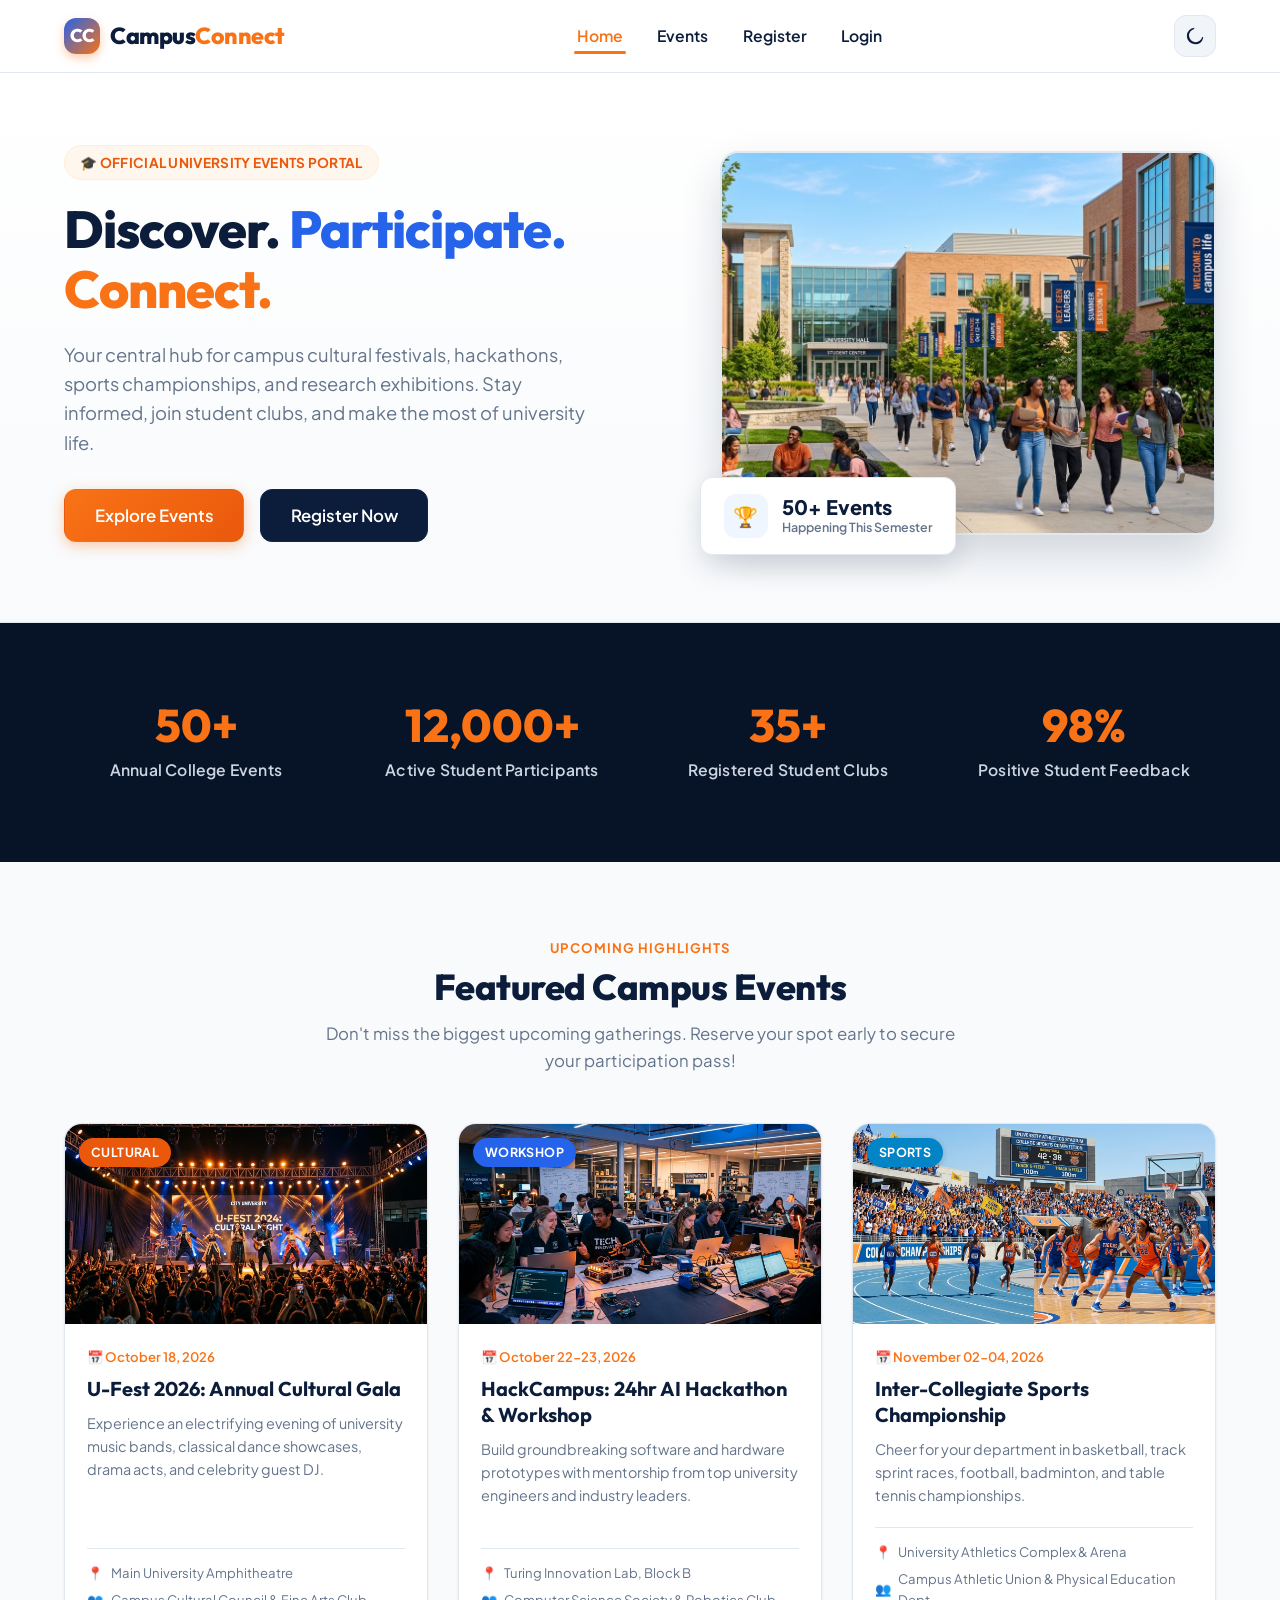
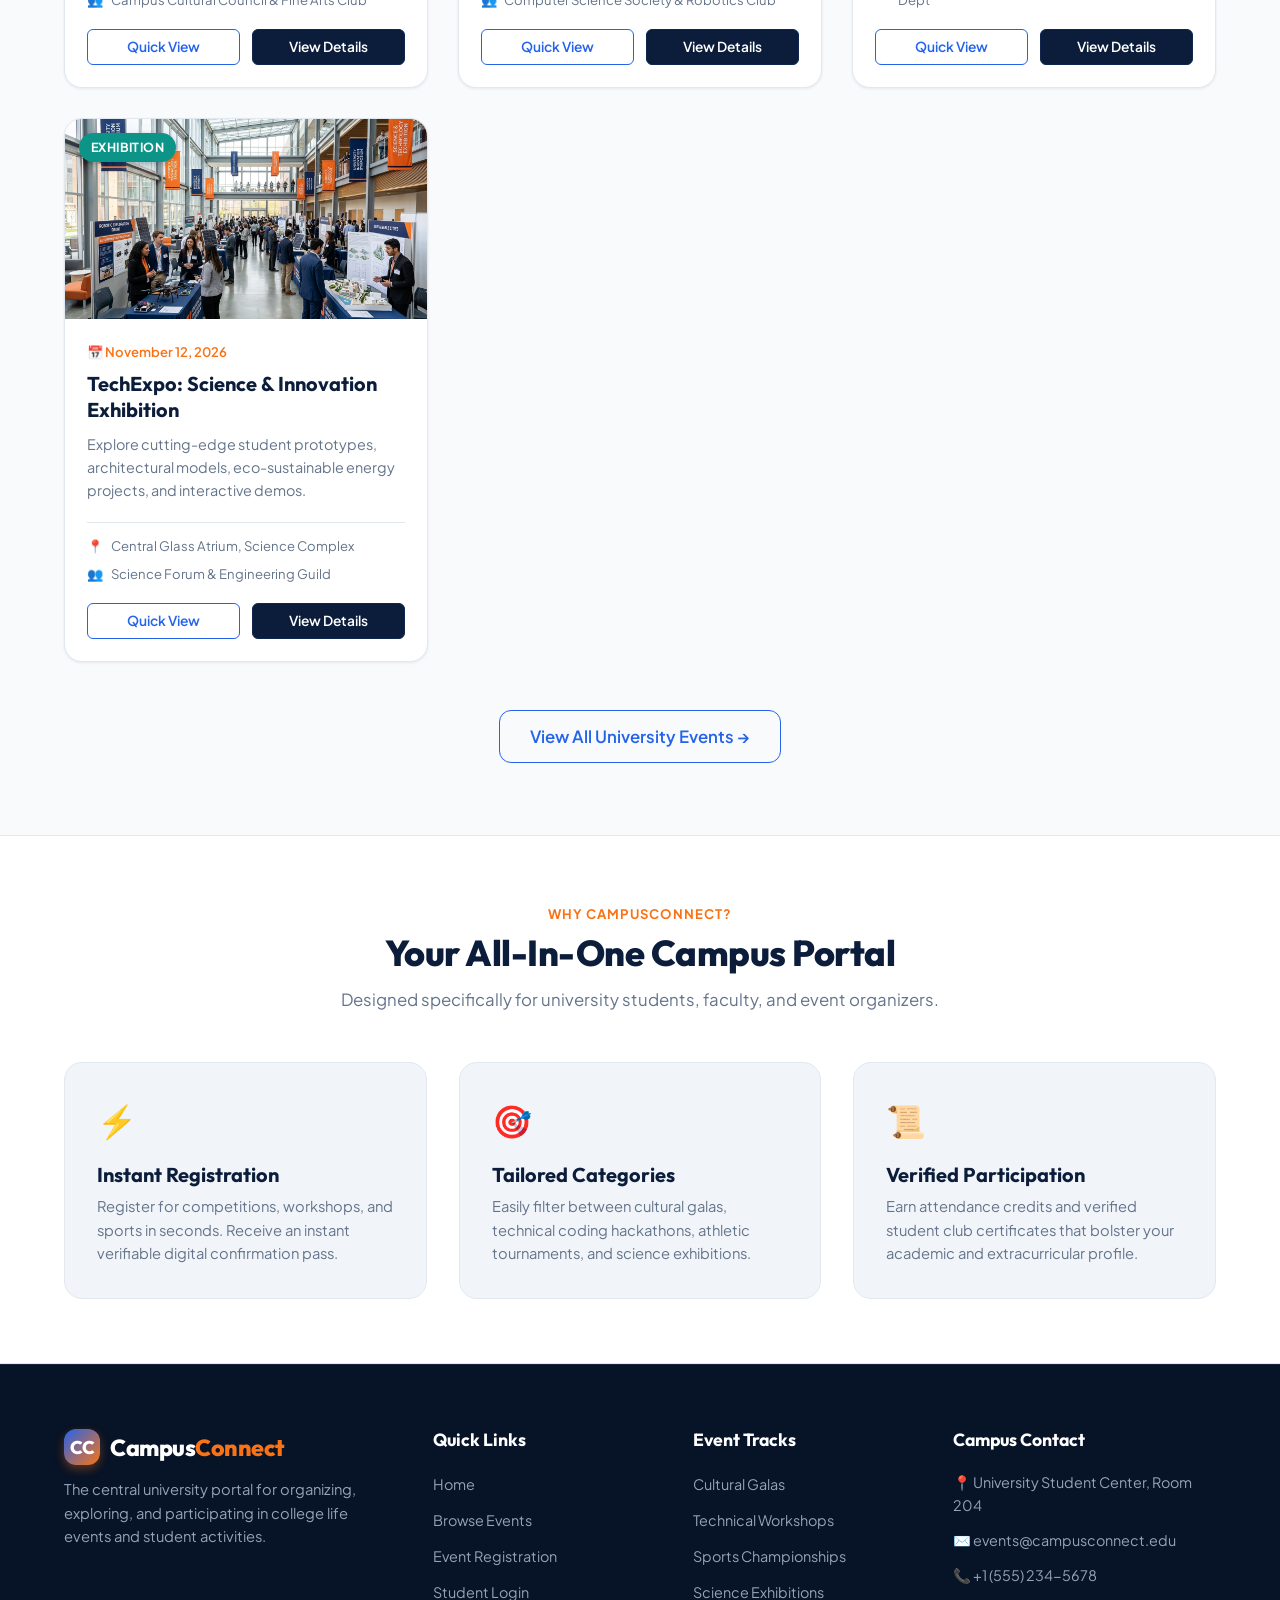
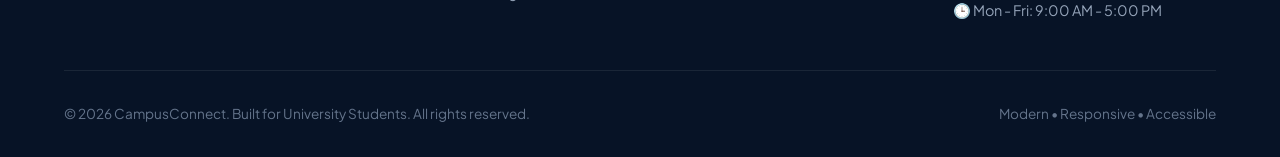
<file: index.html>
<!DOCTYPE html>
<html lang="en">
<head>
  <meta charset="UTF-8">
  <meta name="viewport" content="width=device-width, initial-scale=1.0">
  <title>CampusConnect - College Event Website</title>
  <meta name="description" content="CampusConnect is the premier college event portal to discover, participate, and connect in cultural fests, tech workshops, sports, and exhibitions.">
  <link rel="stylesheet" href="style.css">
</head>
<body>

  <!-- Navigation Bar -->
  <header class="navbar">
    <div class="container navbar-inner">
      <a href="index.html" class="brand-logo" aria-label="CampusConnect Home">
        <div class="brand-icon">CC</div>
        <span>Campus<span class="accent-text">Connect</span></span>
      </a>

      <nav>
        <ul class="nav-links" id="nav-links">
          <li><a href="index.html" class="nav-link active">Home</a></li>
          <li><a href="events.html" class="nav-link">Events</a></li>
          <li><a href="register.html" class="nav-link">Register</a></li>
          <li><a href="login.html" class="nav-link">Login</a></li>
        </ul>
      </nav>

      <div class="nav-actions">
        <button type="button" class="theme-toggle-btn" id="theme-toggle-btn" aria-label="Toggle Dark/Light Mode" title="Toggle Theme">
          <svg viewBox="0 0 24 24" aria-hidden="true">
            <path d="M12.3 2a10 10 0 0 0-.19 20 10.04 10.04 0 0 0 9.7-7.61 1 1 0 0 0-1.16-1.22 8 8 0 1 1-9.57-9.57 1 1 0 0 0-1.22-1.16A9.93 9.93 0 0 0 12.3 2z"/>
          </svg>
        </button>

        <button type="button" class="mobile-menu-btn" id="mobile-menu-btn" aria-label="Toggle Menu" aria-expanded="false">
          <svg viewBox="0 0 24 24" fill="none" stroke="currentColor" stroke-width="2">
            <path stroke-linecap="round" stroke-linejoin="round" d="M4 6h16M4 12h16M4 18h16" />
          </svg>
        </button>
      </div>
    </div>
  </header>

  <!-- Hero Section -->
  <main>
    <section class="hero-section">
      <div class="container">
        <div class="hero-grid">
          <div class="hero-content">
            <span class="hero-badge">🎓 Official University Events Portal</span>
            <h1 class="hero-title">
              Discover. <span class="highlight-blue">Participate.</span> <span class="highlight-orange">Connect.</span>
            </h1>
            <p class="hero-subtitle">
              Your central hub for campus cultural festivals, hackathons, sports championships, and research exhibitions. Stay informed, join student clubs, and make the most of university life.
            </p>
            <div class="hero-cta-group">
              <a href="events.html" class="btn btn-primary btn-lg">Explore Events</a>
              <a href="register.html" class="btn btn-secondary btn-lg">Register Now</a>
            </div>
          </div>

          <div class="hero-image-wrapper">
            <div class="hero-image-card">
              <img src="images/hero_campus.jpg" alt="Vibrant university campus life with active students and banners" width="600" height="380">
            </div>
            <div class="hero-floating-stat">
              <div class="floating-icon">🏆</div>
              <div>
                <div class="floating-text-num">50+ Events</div>
                <div class="floating-text-label">Happening This Semester</div>
              </div>
            </div>
          </div>
        </div>
      </div>
    </section>

    <!-- Statistics Section -->
    <section class="stats-section reveal" aria-label="University Event Statistics">
      <div class="container">
        <div class="stats-grid">
          <div class="stat-item">
            <div class="stat-number">50+</div>
            <div class="stat-label">Annual College Events</div>
          </div>
          <div class="stat-item">
            <div class="stat-number">12,000+</div>
            <div class="stat-label">Active Student Participants</div>
          </div>
          <div class="stat-item">
            <div class="stat-number">35+</div>
            <div class="stat-label">Registered Student Clubs</div>
          </div>
          <div class="stat-item">
            <div class="stat-number">98%</div>
            <div class="stat-label">Positive Student Feedback</div>
          </div>
        </div>
      </div>
    </section>

    <!-- Featured Events Section (4 Event Cards) -->
    <section class="events-section">
      <div class="container">
        <div class="section-header reveal">
          <span class="section-tag">Upcoming Highlights</span>
          <h2 class="section-title">Featured Campus Events</h2>
          <p class="section-subtitle">
            Don't miss the biggest upcoming gatherings. Reserve your spot early to secure your participation pass!
          </p>
        </div>

        <div class="events-grid" id="featured-events-grid">
          <!-- Populated dynamically via script.js (4 cards) -->
        </div>

        <div style="text-align: center; margin-top: 3rem;" class="reveal">
          <a href="events.html" class="btn btn-outline-blue btn-lg">
            View All University Events &rarr;
          </a>
        </div>
      </div>
    </section>

    <!-- Quick Features Section -->
    <section style="padding: 4rem 0; background: var(--bg-surface); border-top: 1px solid var(--border-color); border-bottom: 1px solid var(--border-color);">
      <div class="container">
        <div class="section-header reveal">
          <span class="section-tag">Why CampusConnect?</span>
          <h2 class="section-title">Your All-In-One Campus Portal</h2>
          <p class="section-subtitle">Designed specifically for university students, faculty, and event organizers.</p>
        </div>

        <div style="display: grid; grid-template-columns: repeat(auto-fit, minmax(260px, 1fr)); gap: 2rem;">
          <div style="background: var(--bg-surface-alt); padding: 2rem; border-radius: var(--radius-lg); border: 1px solid var(--border-color);" class="reveal">
            <div style="font-size: 2rem; color: var(--orange-500); margin-bottom: 1rem;">⚡</div>
            <h3 style="font-size: 1.25rem; margin-bottom: 0.5rem;">Instant Registration</h3>
            <p style="color: var(--text-muted); font-size: 0.92rem;">Register for competitions, workshops, and sports in seconds. Receive an instant verifiable digital confirmation pass.</p>
          </div>

          <div style="background: var(--bg-surface-alt); padding: 2rem; border-radius: var(--radius-lg); border: 1px solid var(--border-color);" class="reveal">
            <div style="font-size: 2rem; color: var(--blue-500); margin-bottom: 1rem;">🎯</div>
            <h3 style="font-size: 1.25rem; margin-bottom: 0.5rem;">Tailored Categories</h3>
            <p style="color: var(--text-muted); font-size: 0.92rem;">Easily filter between cultural galas, technical coding hackathons, athletic tournaments, and science exhibitions.</p>
          </div>

          <div style="background: var(--bg-surface-alt); padding: 2rem; border-radius: var(--radius-lg); border: 1px solid var(--border-color);" class="reveal">
            <div style="font-size: 2rem; color: var(--orange-500); margin-bottom: 1rem;">📜</div>
            <h3 style="font-size: 1.25rem; margin-bottom: 0.5rem;">Verified Participation</h3>
            <p style="color: var(--text-muted); font-size: 0.92rem;">Earn attendance credits and verified student club certificates that bolster your academic and extracurricular profile.</p>
          </div>
        </div>
      </div>
    </section>
  </main>

  <!-- Quick View Modal -->
  <div class="modal-overlay" id="event-modal" role="dialog" aria-modal="true" aria-label="Event Details Modal">
    <div class="modal-dialog">
      <button type="button" class="modal-close-btn" onclick="closeEventModal()" aria-label="Close dialog">&times;</button>
      <div class="modal-body" id="modal-content">
        <!-- Content injected dynamically -->
      </div>
    </div>
  </div>

  <!-- Footer -->
  <footer class="footer">
    <div class="container">
      <div class="footer-grid">
        <div class="footer-brand">
          <a href="index.html" class="brand-logo" style="color: #ffffff;">
            <div class="brand-icon">CC</div>
            <span>Campus<span class="accent-text">Connect</span></span>
          </a>
          <p>The central university portal for organizing, exploring, and participating in college life events and student activities.</p>
        </div>

        <div>
          <h4 class="footer-title">Quick Links</h4>
          <ul class="footer-links">
            <li><a href="index.html">Home</a></li>
            <li><a href="events.html">Browse Events</a></li>
            <li><a href="register.html">Event Registration</a></li>
            <li><a href="login.html">Student Login</a></li>
          </ul>
        </div>

        <div>
          <h4 class="footer-title">Event Tracks</h4>
          <ul class="footer-links">
            <li><a href="events.html">Cultural Galas</a></li>
            <li><a href="events.html">Technical Workshops</a></li>
            <li><a href="events.html">Sports Championships</a></li>
            <li><a href="events.html">Science Exhibitions</a></li>
          </ul>
        </div>

        <div>
          <h4 class="footer-title">Campus Contact</h4>
          <div class="footer-contact-info">
            <p>📍 University Student Center, Room 204</p>
            <p>✉️ events@campusconnect.edu</p>
            <p>📞 +1 (555) 234-5678</p>
            <p>🕒 Mon - Fri: 9:00 AM - 5:00 PM</p>
          </div>
        </div>
      </div>

      <div class="footer-bottom">
        <div>&copy; 2026 CampusConnect. Built for University Students. All rights reserved.</div>
        <div>Modern &bull; Responsive &bull; Accessible</div>
      </div>
    </div>
  </footer>

  <script src="script.js"></script>
</body>
</html>
</file>
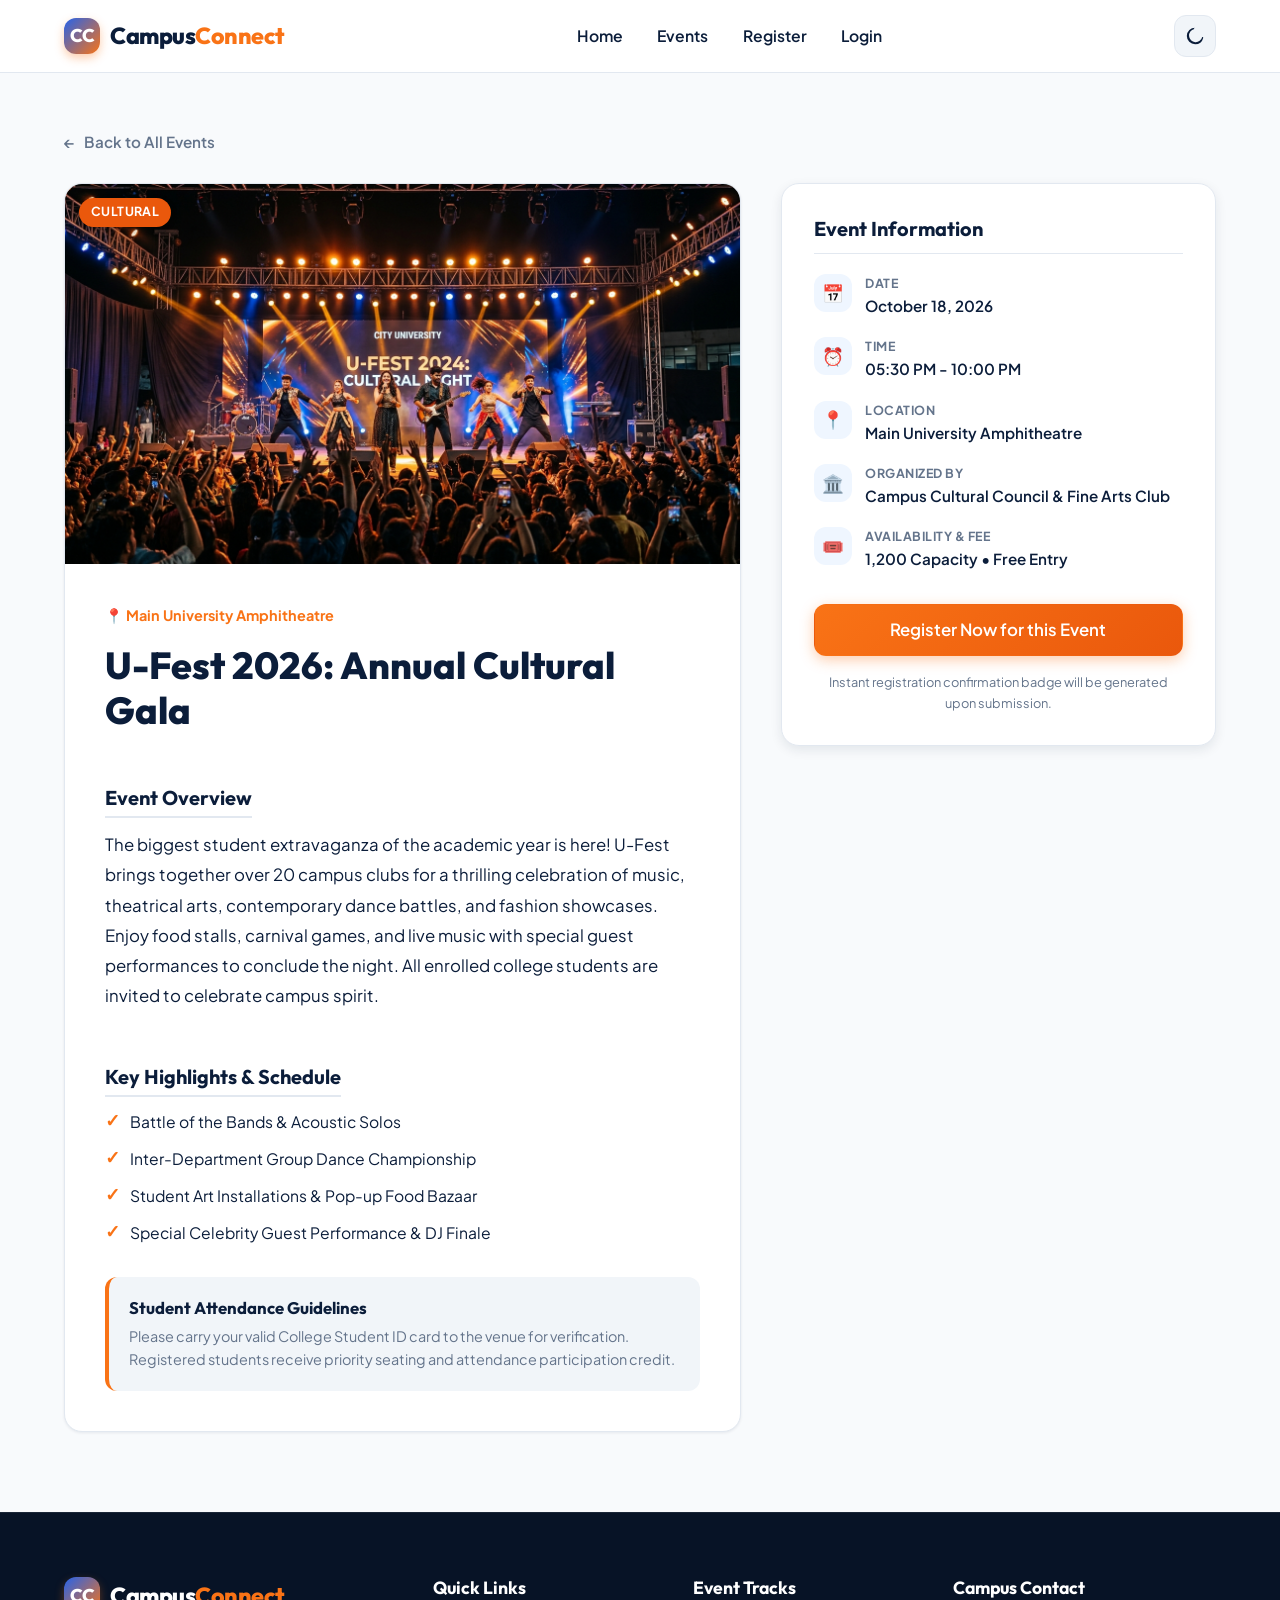
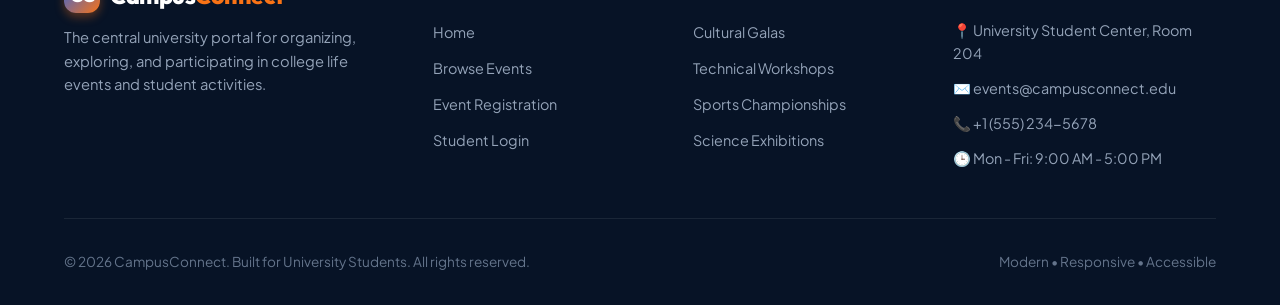
<file: details.html>
<!DOCTYPE html>
<html lang="en">
<head>
  <meta charset="UTF-8">
  <meta name="viewport" content="width=device-width, initial-scale=1.0">
  <title>Event Details - CampusConnect</title>
  <meta name="description" content="View complete event schedule, location, guidelines, organizer details, and register for university events.">
  <link rel="stylesheet" href="style.css">
</head>
<body>

  <!-- Navigation Bar -->
  <header class="navbar">
    <div class="container navbar-inner">
      <a href="index.html" class="brand-logo" aria-label="CampusConnect Home">
        <div class="brand-icon">CC</div>
        <span>Campus<span class="accent-text">Connect</span></span>
      </a>

      <nav>
        <ul class="nav-links" id="nav-links">
          <li><a href="index.html" class="nav-link">Home</a></li>
          <li><a href="events.html" class="nav-link">Events</a></li>
          <li><a href="register.html" class="nav-link">Register</a></li>
          <li><a href="login.html" class="nav-link">Login</a></li>
        </ul>
      </nav>

      <div class="nav-actions">
        <button type="button" class="theme-toggle-btn" id="theme-toggle-btn" aria-label="Toggle Dark/Light Mode" title="Toggle Theme">
          <svg viewBox="0 0 24 24" aria-hidden="true">
            <path d="M12.3 2a10 10 0 0 0-.19 20 10.04 10.04 0 0 0 9.7-7.61 1 1 0 0 0-1.16-1.22 8 8 0 1 1-9.57-9.57 1 1 0 0 0-1.22-1.16A9.93 9.93 0 0 0 12.3 2z"/>
          </svg>
        </button>

        <button type="button" class="mobile-menu-btn" id="mobile-menu-btn" aria-label="Toggle Menu" aria-expanded="false">
          <svg viewBox="0 0 24 24" fill="none" stroke="currentColor" stroke-width="2">
            <path stroke-linecap="round" stroke-linejoin="round" d="M4 6h16M4 12h16M4 18h16" />
          </svg>
        </button>
      </div>
    </div>
  </header>

  <!-- Event Details Container -->
  <main class="details-page-section">
    <div class="container" id="details-content-container">
      <!-- Injected dynamically via script.js based on ?id= query param -->
      <noscript>
        <div style="padding: 2rem; text-align: center;">
          <h2>JavaScript Required</h2>
          <p>Please enable JavaScript to view interactive event details.</p>
          <a href="events.html" class="btn btn-primary">Return to Events</a>
        </div>
      </noscript>
    </div>
  </main>

  <!-- Quick View Modal (Reused) -->
  <div class="modal-overlay" id="event-modal" role="dialog" aria-modal="true" aria-label="Event Details Modal">
    <div class="modal-dialog">
      <button type="button" class="modal-close-btn" onclick="closeEventModal()" aria-label="Close dialog">&times;</button>
      <div class="modal-body" id="modal-content">
        <!-- Content injected dynamically -->
      </div>
    </div>
  </div>

  <!-- Footer -->
  <footer class="footer">
    <div class="container">
      <div class="footer-grid">
        <div class="footer-brand">
          <a href="index.html" class="brand-logo" style="color: #ffffff;">
            <div class="brand-icon">CC</div>
            <span>Campus<span class="accent-text">Connect</span></span>
          </a>
          <p>The central university portal for organizing, exploring, and participating in college life events and student activities.</p>
        </div>

        <div>
          <h4 class="footer-title">Quick Links</h4>
          <ul class="footer-links">
            <li><a href="index.html">Home</a></li>
            <li><a href="events.html">Browse Events</a></li>
            <li><a href="register.html">Event Registration</a></li>
            <li><a href="login.html">Student Login</a></li>
          </ul>
        </div>

        <div>
          <h4 class="footer-title">Event Tracks</h4>
          <ul class="footer-links">
            <li><a href="events.html">Cultural Galas</a></li>
            <li><a href="events.html">Technical Workshops</a></li>
            <li><a href="events.html">Sports Championships</a></li>
            <li><a href="events.html">Science Exhibitions</a></li>
          </ul>
        </div>

        <div>
          <h4 class="footer-title">Campus Contact</h4>
          <div class="footer-contact-info">
            <p>📍 University Student Center, Room 204</p>
            <p>✉️ events@campusconnect.edu</p>
            <p>📞 +1 (555) 234-5678</p>
            <p>🕒 Mon - Fri: 9:00 AM - 5:00 PM</p>
          </div>
        </div>
      </div>

      <div class="footer-bottom">
        <div>&copy; 2026 CampusConnect. Built for University Students. All rights reserved.</div>
        <div>Modern &bull; Responsive &bull; Accessible</div>
      </div>
    </div>
  </footer>

  <script src="script.js"></script>
</body>
</html>
</file>
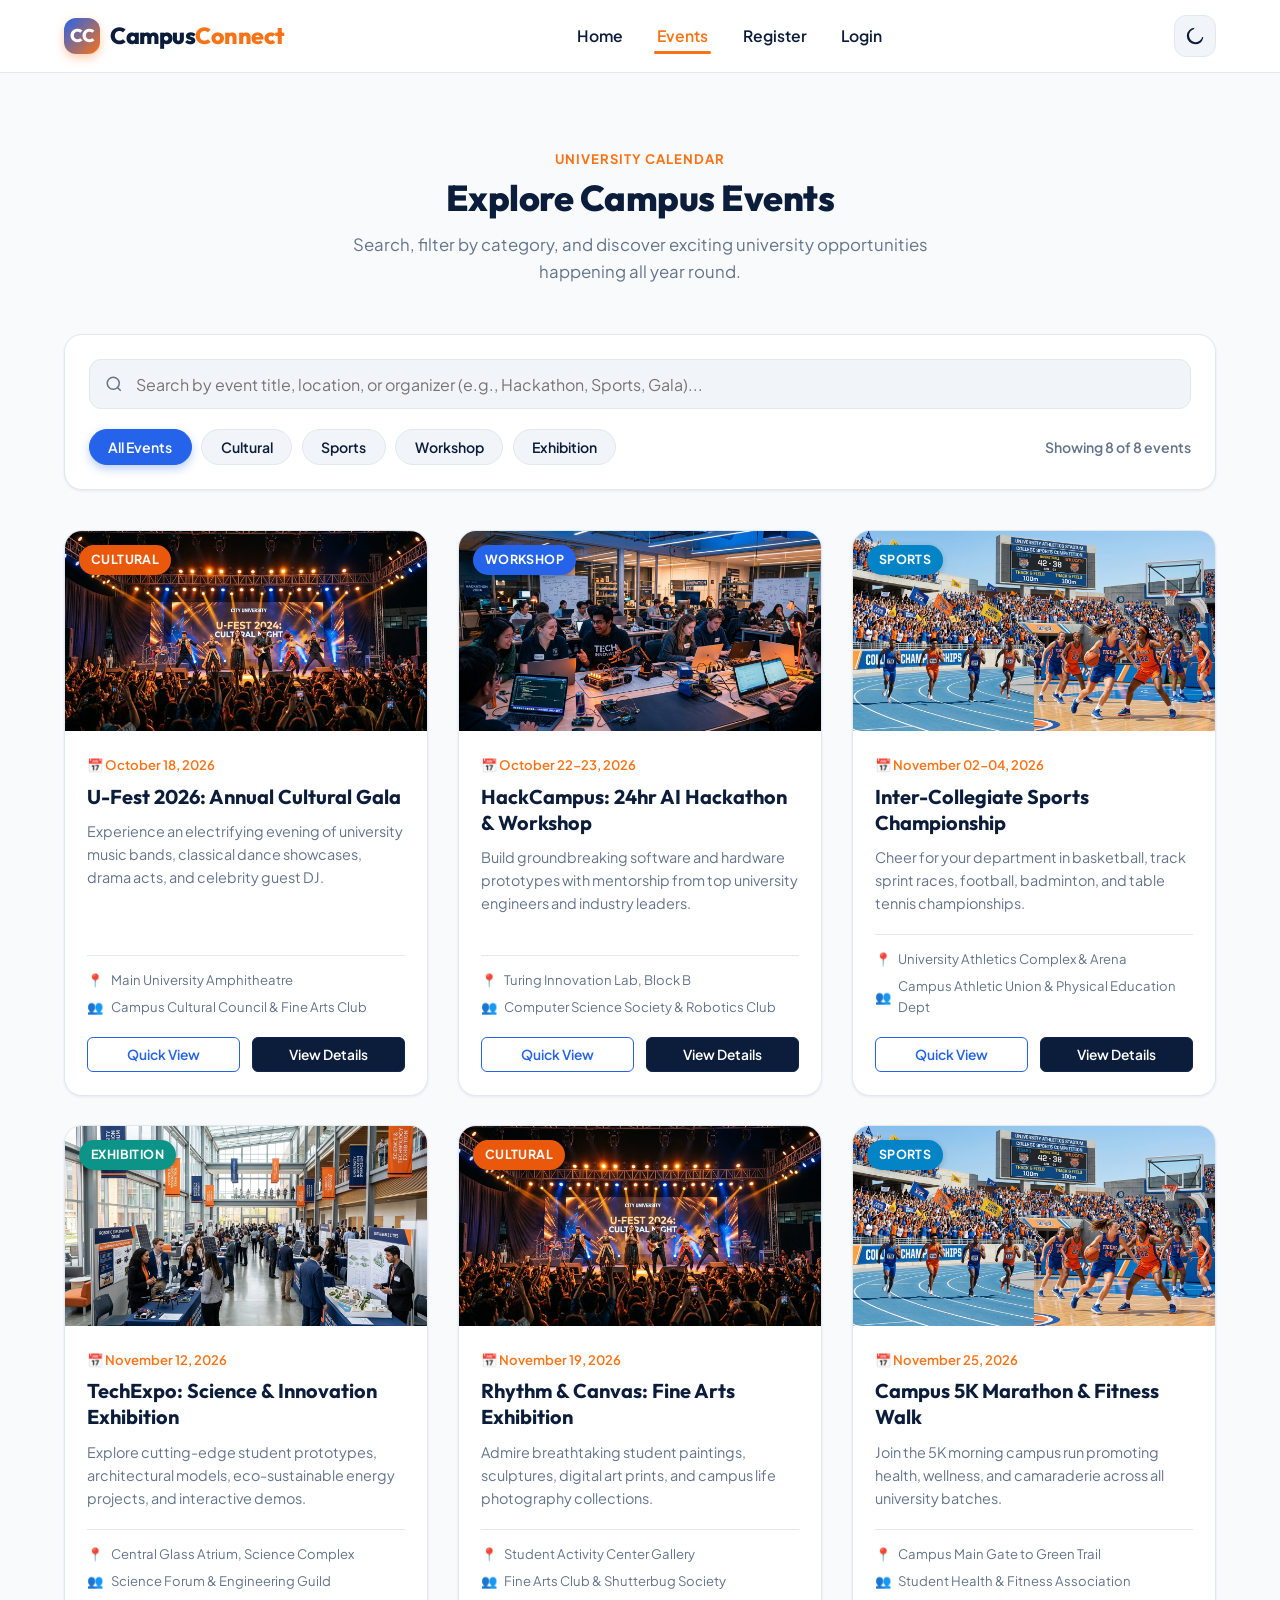
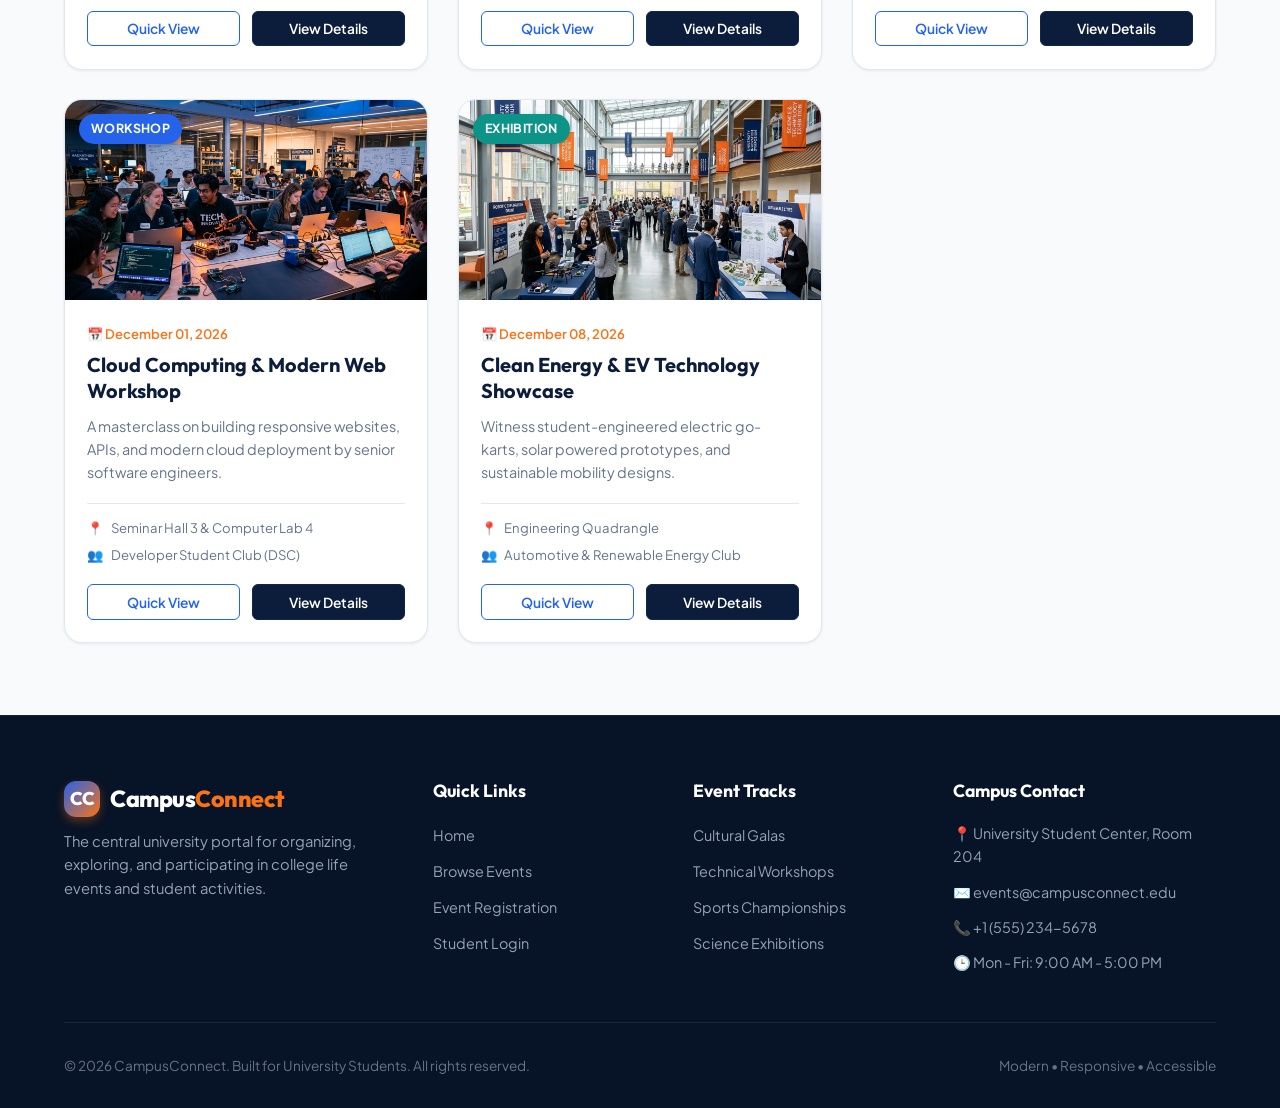
<file: events.html>
<!DOCTYPE html>
<html lang="en">
<head>
  <meta charset="UTF-8">
  <meta name="viewport" content="width=device-width, initial-scale=1.0">
  <title>All Events - CampusConnect</title>
  <meta name="description" content="Explore and filter college events across cultural fests, sports tournaments, technical workshops, and science exhibitions.">
  <link rel="stylesheet" href="style.css">
</head>
<body>

  <!-- Navigation Bar -->
  <header class="navbar">
    <div class="container navbar-inner">
      <a href="index.html" class="brand-logo" aria-label="CampusConnect Home">
        <div class="brand-icon">CC</div>
        <span>Campus<span class="accent-text">Connect</span></span>
      </a>

      <nav>
        <ul class="nav-links" id="nav-links">
          <li><a href="index.html" class="nav-link">Home</a></li>
          <li><a href="events.html" class="nav-link active">Events</a></li>
          <li><a href="register.html" class="nav-link">Register</a></li>
          <li><a href="login.html" class="nav-link">Login</a></li>
        </ul>
      </nav>

      <div class="nav-actions">
        <button type="button" class="theme-toggle-btn" id="theme-toggle-btn" aria-label="Toggle Dark/Light Mode" title="Toggle Theme">
          <svg viewBox="0 0 24 24" aria-hidden="true">
            <path d="M12.3 2a10 10 0 0 0-.19 20 10.04 10.04 0 0 0 9.7-7.61 1 1 0 0 0-1.16-1.22 8 8 0 1 1-9.57-9.57 1 1 0 0 0-1.22-1.16A9.93 9.93 0 0 0 12.3 2z"/>
          </svg>
        </button>

        <button type="button" class="mobile-menu-btn" id="mobile-menu-btn" aria-label="Toggle Menu" aria-expanded="false">
          <svg viewBox="0 0 24 24" fill="none" stroke="currentColor" stroke-width="2">
            <path stroke-linecap="round" stroke-linejoin="round" d="M4 6h16M4 12h16M4 18h16" />
          </svg>
        </button>
      </div>
    </div>
  </header>

  <!-- Main Content -->
  <main class="events-section">
    <div class="container">
      <!-- Section Header -->
      <div class="section-header reveal">
        <span class="section-tag">University Calendar</span>
        <h1 class="section-title">Explore Campus Events</h1>
        <p class="section-subtitle">
          Search, filter by category, and discover exciting university opportunities happening all year round.
        </p>
      </div>

      <!-- Search & Category Filters -->
      <div class="filter-wrapper reveal">
        <div class="search-box-row">
          <svg class="search-icon" viewBox="0 0 24 24" fill="none" stroke="currentColor" stroke-width="2">
            <circle cx="11" cy="11" r="8"></circle>
            <line x1="21" y1="21" x2="16.65" y2="16.65"></line>
          </svg>
          <input 
            type="text" 
            id="event-search-input" 
            class="search-input" 
            placeholder="Search by event title, location, or organizer (e.g., Hackathon, Sports, Gala)..."
            aria-label="Search events"
          >
        </div>

        <div style="display: flex; align-items: center; justify-content: space-between; flex-wrap: wrap; gap: 1rem;">
          <div class="category-buttons-group" role="tablist" aria-label="Event Categories">
            <button type="button" class="cat-btn active" data-category="all">All Events</button>
            <button type="button" class="cat-btn" data-category="cultural">Cultural</button>
            <button type="button" class="cat-btn" data-category="sports">Sports</button>
            <button type="button" class="cat-btn" data-category="workshop">Workshop</button>
            <button type="button" class="cat-btn" data-category="exhibition">Exhibition</button>
          </div>

          <div id="results-count" style="font-size: 0.88rem; color: var(--text-muted); font-weight: 600;">
            Showing all events
          </div>
        </div>
      </div>

      <!-- Events Grid -->
      <div class="events-grid" id="all-events-grid">
        <!-- Injected dynamically via script.js -->
      </div>

      <!-- Empty State -->
      <div class="empty-state" id="empty-state" style="display: none;">
        <div class="empty-state-icon">🔍</div>
        <h3>No Events Found</h3>
        <p>No campus events matched your search keywords or filter criteria.</p>
        <button type="button" class="btn btn-outline-orange" onclick="resetEventFilters()">Reset All Filters</button>
      </div>
    </div>
  </main>

  <!-- Quick View Modal -->
  <div class="modal-overlay" id="event-modal" role="dialog" aria-modal="true" aria-label="Event Details Modal">
    <div class="modal-dialog">
      <button type="button" class="modal-close-btn" onclick="closeEventModal()" aria-label="Close dialog">&times;</button>
      <div class="modal-body" id="modal-content">
        <!-- Content injected dynamically -->
      </div>
    </div>
  </div>

  <!-- Footer -->
  <footer class="footer">
    <div class="container">
      <div class="footer-grid">
        <div class="footer-brand">
          <a href="index.html" class="brand-logo" style="color: #ffffff;">
            <div class="brand-icon">CC</div>
            <span>Campus<span class="accent-text">Connect</span></span>
          </a>
          <p>The central university portal for organizing, exploring, and participating in college life events and student activities.</p>
        </div>

        <div>
          <h4 class="footer-title">Quick Links</h4>
          <ul class="footer-links">
            <li><a href="index.html">Home</a></li>
            <li><a href="events.html">Browse Events</a></li>
            <li><a href="register.html">Event Registration</a></li>
            <li><a href="login.html">Student Login</a></li>
          </ul>
        </div>

        <div>
          <h4 class="footer-title">Event Tracks</h4>
          <ul class="footer-links">
            <li><a href="events.html">Cultural Galas</a></li>
            <li><a href="events.html">Technical Workshops</a></li>
            <li><a href="events.html">Sports Championships</a></li>
            <li><a href="events.html">Science Exhibitions</a></li>
          </ul>
        </div>

        <div>
          <h4 class="footer-title">Campus Contact</h4>
          <div class="footer-contact-info">
            <p>📍 University Student Center, Room 204</p>
            <p>✉️ events@campusconnect.edu</p>
            <p>📞 +1 (555) 234-5678</p>
            <p>🕒 Mon - Fri: 9:00 AM - 5:00 PM</p>
          </div>
        </div>
      </div>

      <div class="footer-bottom">
        <div>&copy; 2026 CampusConnect. Built for University Students. All rights reserved.</div>
        <div>Modern &bull; Responsive &bull; Accessible</div>
      </div>
    </div>
  </footer>

  <script src="script.js"></script>
</body>
</html>
</file>
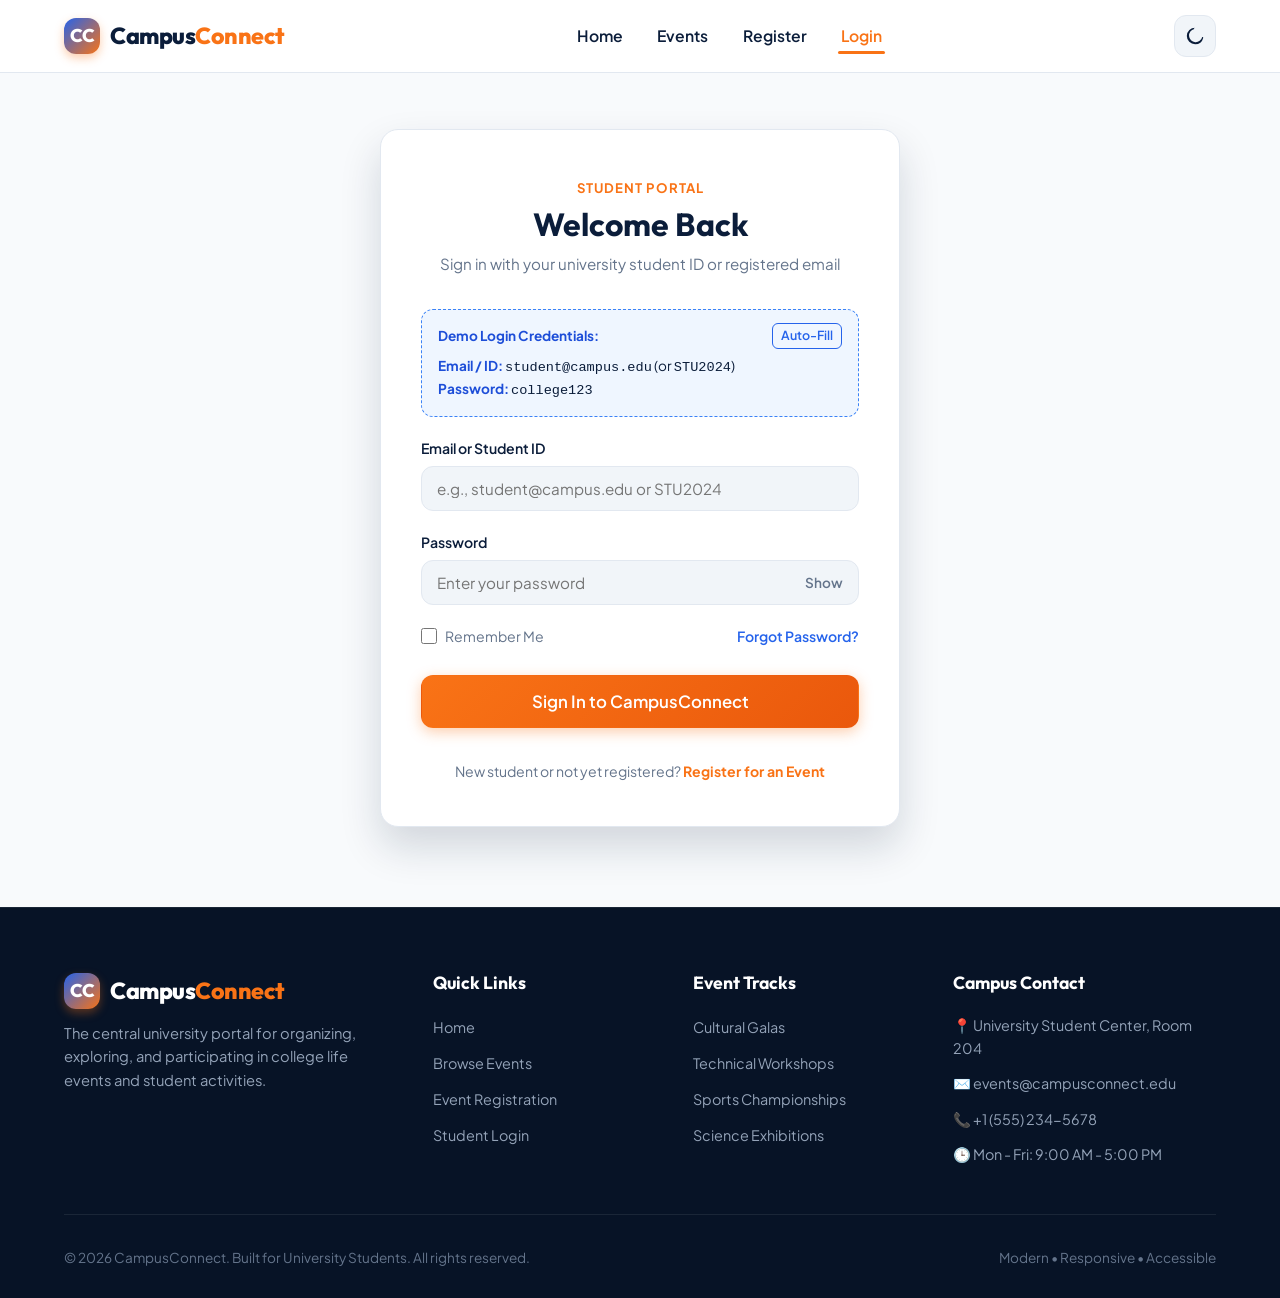
<file: login.html>
<!DOCTYPE html>
<html lang="en">
<head>
  <meta charset="UTF-8">
  <meta name="viewport" content="width=device-width, initial-scale=1.0">
  <title>Student Login - CampusConnect</title>
  <meta name="description" content="Sign in to your CampusConnect account to register for events, check participation passes, and join university clubs.">
  <link rel="stylesheet" href="style.css">
</head>
<body>

  <!-- Navigation Bar -->
  <header class="navbar">
    <div class="container navbar-inner">
      <a href="index.html" class="brand-logo" aria-label="CampusConnect Home">
        <div class="brand-icon">CC</div>
        <span>Campus<span class="accent-text">Connect</span></span>
      </a>

      <nav>
        <ul class="nav-links" id="nav-links">
          <li><a href="index.html" class="nav-link">Home</a></li>
          <li><a href="events.html" class="nav-link">Events</a></li>
          <li><a href="register.html" class="nav-link">Register</a></li>
          <li><a href="login.html" class="nav-link active">Login</a></li>
        </ul>
      </nav>

      <div class="nav-actions">
        <button type="button" class="theme-toggle-btn" id="theme-toggle-btn" aria-label="Toggle Dark/Light Mode" title="Toggle Theme">
          <svg viewBox="0 0 24 24" aria-hidden="true">
            <path d="M12.3 2a10 10 0 0 0-.19 20 10.04 10.04 0 0 0 9.7-7.61 1 1 0 0 0-1.16-1.22 8 8 0 1 1-9.57-9.57 1 1 0 0 0-1.22-1.16A9.93 9.93 0 0 0 12.3 2z"/>
          </svg>
        </button>

        <button type="button" class="mobile-menu-btn" id="mobile-menu-btn" aria-label="Toggle Menu" aria-expanded="false">
          <svg viewBox="0 0 24 24" fill="none" stroke="currentColor" stroke-width="2">
            <path stroke-linecap="round" stroke-linejoin="round" d="M4 6h16M4 12h16M4 18h16" />
          </svg>
        </button>
      </div>
    </div>
  </header>

  <!-- Login Form Main Section -->
  <main class="auth-page-section">
    <div class="container">
      <div class="auth-card reveal">
        <div class="auth-header">
          <span class="section-tag">Student Portal</span>
          <h1>Welcome Back</h1>
          <p>Sign in with your university student ID or registered email</p>
        </div>

        <!-- Demo Login Box -->
        <div class="demo-badge-box">
          <div style="display: flex; justify-content: space-between; align-items: center; margin-bottom: 0.35rem;">
            <strong>Demo Login Credentials:</strong>
            <button type="button" onclick="fillDemoCredentials()" class="btn btn-sm btn-outline-blue" style="padding: 0.2rem 0.5rem; font-size: 0.78rem;">
              Auto-Fill
            </button>
          </div>
          <div><strong>Email / ID:</strong> <code>student@campus.edu</code> (or <code>STU2024</code>)</div>
          <div><strong>Password:</strong> <code>college123</code></div>
        </div>

        <!-- Feedback Alert Message -->
        <div class="alert-box" id="login-alert" role="alert"></div>

        <!-- Login Form -->
        <form id="login-form" class="auth-form" novalidate>
          <div class="form-group">
            <label for="login-identifier" class="form-label">Email or Student ID</label>
            <input 
              type="text" 
              id="login-identifier" 
              class="form-control" 
              placeholder="e.g., student@campus.edu or STU2024" 
              required
              autocomplete="username"
            >
          </div>

          <div class="form-group">
            <label for="login-password" class="form-label">Password</label>
            <div class="password-input-wrap">
              <input 
                type="password" 
                id="login-password" 
                class="form-control" 
                placeholder="Enter your password" 
                required
                autocomplete="current-password"
              >
              <button type="button" class="password-toggle-btn" id="toggle-password-btn" aria-label="Toggle password visibility">Show</button>
            </div>
          </div>

          <div class="form-checkbox-row">
            <label class="checkbox-label">
              <input type="checkbox" id="remember-me">
              <span>Remember Me</span>
            </label>
            <a href="#" class="forgot-pass-link" onclick="handleForgotPassword(event)">Forgot Password?</a>
          </div>

          <button type="submit" class="btn btn-primary btn-lg" style="width: 100%; margin-top: 0.5rem;">
            Sign In to CampusConnect
          </button>

          <p style="text-align: center; font-size: 0.88rem; color: var(--text-muted); margin-top: 0.75rem;">
            New student or not yet registered? 
            <a href="register.html" style="font-weight: 700; color: var(--orange-500);">Register for an Event</a>
          </p>
        </form>
      </div>
    </div>
  </main>

  <!-- Footer -->
  <footer class="footer">
    <div class="container">
      <div class="footer-grid">
        <div class="footer-brand">
          <a href="index.html" class="brand-logo" style="color: #ffffff;">
            <div class="brand-icon">CC</div>
            <span>Campus<span class="accent-text">Connect</span></span>
          </a>
          <p>The central university portal for organizing, exploring, and participating in college life events and student activities.</p>
        </div>

        <div>
          <h4 class="footer-title">Quick Links</h4>
          <ul class="footer-links">
            <li><a href="index.html">Home</a></li>
            <li><a href="events.html">Browse Events</a></li>
            <li><a href="register.html">Event Registration</a></li>
            <li><a href="login.html">Student Login</a></li>
          </ul>
        </div>

        <div>
          <h4 class="footer-title">Event Tracks</h4>
          <ul class="footer-links">
            <li><a href="events.html">Cultural Galas</a></li>
            <li><a href="events.html">Technical Workshops</a></li>
            <li><a href="events.html">Sports Championships</a></li>
            <li><a href="events.html">Science Exhibitions</a></li>
          </ul>
        </div>

        <div>
          <h4 class="footer-title">Campus Contact</h4>
          <div class="footer-contact-info">
            <p>📍 University Student Center, Room 204</p>
            <p>✉️ events@campusconnect.edu</p>
            <p>📞 +1 (555) 234-5678</p>
            <p>🕒 Mon - Fri: 9:00 AM - 5:00 PM</p>
          </div>
        </div>
      </div>

      <div class="footer-bottom">
        <div>&copy; 2026 CampusConnect. Built for University Students. All rights reserved.</div>
        <div>Modern &bull; Responsive &bull; Accessible</div>
      </div>
    </div>
  </footer>

  <script src="script.js"></script>
</body>
</html>
</file>
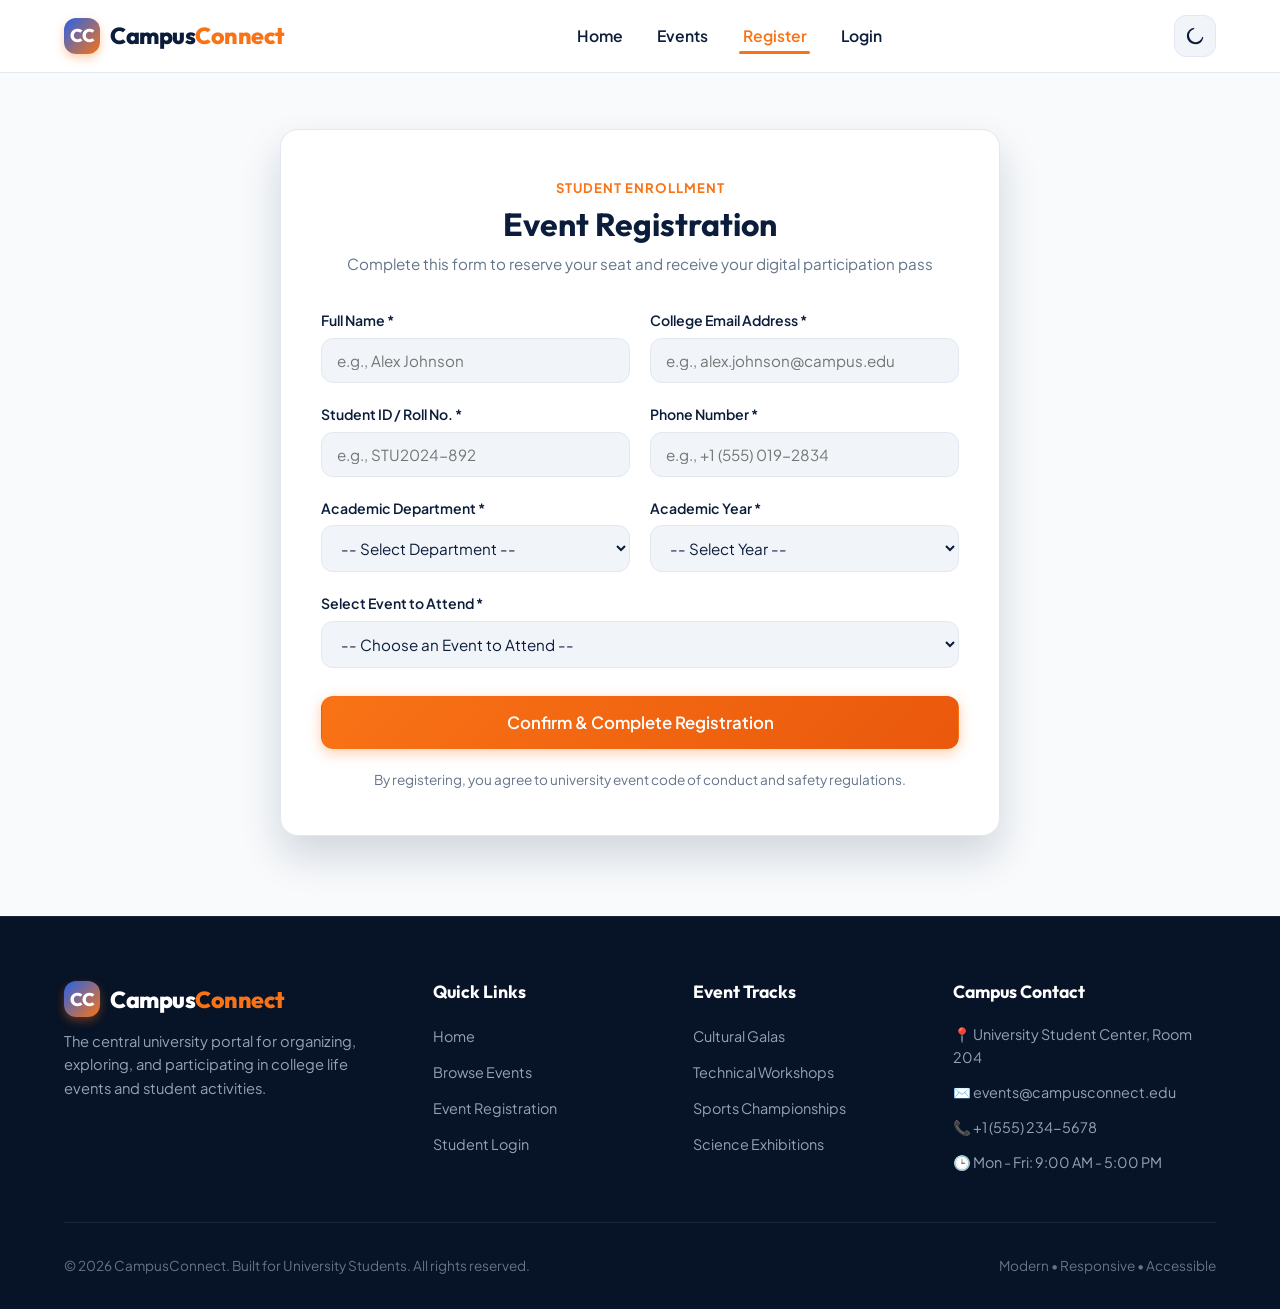
<file: register.html>
<!DOCTYPE html>
<html lang="en">
<head>
  <meta charset="UTF-8">
  <meta name="viewport" content="width=device-width, initial-scale=1.0">
  <title>Event Registration - CampusConnect</title>
  <meta name="description" content="Register online for upcoming college fests, sports championships, coding hackathons, and exhibitions at CampusConnect.">
  <link rel="stylesheet" href="style.css">
</head>
<body>

  <!-- Navigation Bar -->
  <header class="navbar">
    <div class="container navbar-inner">
      <a href="index.html" class="brand-logo" aria-label="CampusConnect Home">
        <div class="brand-icon">CC</div>
        <span>Campus<span class="accent-text">Connect</span></span>
      </a>

      <nav>
        <ul class="nav-links" id="nav-links">
          <li><a href="index.html" class="nav-link">Home</a></li>
          <li><a href="events.html" class="nav-link">Events</a></li>
          <li><a href="register.html" class="nav-link active">Register</a></li>
          <li><a href="login.html" class="nav-link">Login</a></li>
        </ul>
      </nav>

      <div class="nav-actions">
        <button type="button" class="theme-toggle-btn" id="theme-toggle-btn" aria-label="Toggle Dark/Light Mode" title="Toggle Theme">
          <svg viewBox="0 0 24 24" aria-hidden="true">
            <path d="M12.3 2a10 10 0 0 0-.19 20 10.04 10.04 0 0 0 9.7-7.61 1 1 0 0 0-1.16-1.22 8 8 0 1 1-9.57-9.57 1 1 0 0 0-1.22-1.16A9.93 9.93 0 0 0 12.3 2z"/>
          </svg>
        </button>

        <button type="button" class="mobile-menu-btn" id="mobile-menu-btn" aria-label="Toggle Menu" aria-expanded="false">
          <svg viewBox="0 0 24 24" fill="none" stroke="currentColor" stroke-width="2">
            <path stroke-linecap="round" stroke-linejoin="round" d="M4 6h16M4 12h16M4 18h16" />
          </svg>
        </button>
      </div>
    </div>
  </header>

  <!-- Register Form Main Section -->
  <main class="auth-page-section">
    <div class="container">
      <div class="auth-card auth-card-wide reveal">
        <!-- Form Header -->
        <div class="auth-header">
          <span class="section-tag">Student Enrollment</span>
          <h1>Event Registration</h1>
          <p>Complete this form to reserve your seat and receive your digital participation pass</p>
        </div>

        <!-- Alert Notification Box -->
        <div class="alert-box" id="reg-alert" role="alert"></div>

        <!-- Dynamic Success Confirmation Receipt (Shown via JS upon submission) -->
        <div class="registration-success-card" id="registration-receipt-card" role="region" aria-live="polite">
          <!-- Filled dynamically by script.js -->
        </div>

        <!-- Registration Form -->
        <form id="register-form" class="auth-form" novalidate>
          <div class="form-row">
            <div class="form-group">
              <label for="reg-name" class="form-label">Full Name *</label>
              <input 
                type="text" 
                id="reg-name" 
                class="form-control" 
                placeholder="e.g., Alex Johnson" 
                required
              >
            </div>

            <div class="form-group">
              <label for="reg-email" class="form-label">College Email Address *</label>
              <input 
                type="email" 
                id="reg-email" 
                class="form-control" 
                placeholder="e.g., alex.johnson@campus.edu" 
                required
              >
            </div>
          </div>

          <div class="form-row">
            <div class="form-group">
              <label for="reg-studentid" class="form-label">Student ID / Roll No. *</label>
              <input 
                type="text" 
                id="reg-studentid" 
                class="form-control" 
                placeholder="e.g., STU2024-892" 
                required
              >
            </div>

            <div class="form-group">
              <label for="reg-phone" class="form-label">Phone Number *</label>
              <input 
                type="tel" 
                id="reg-phone" 
                class="form-control" 
                placeholder="e.g., +1 (555) 019-2834" 
                required
              >
            </div>
          </div>

          <div class="form-row">
            <div class="form-group">
              <label for="reg-dept" class="form-label">Academic Department *</label>
              <select id="reg-dept" class="form-control" required>
                <option value="">-- Select Department --</option>
                <option value="Computer Science & Engineering">Computer Science & Engineering</option>
                <option value="Electronics & Communication">Electronics & Communication</option>
                <option value="Mechanical Engineering">Mechanical Engineering</option>
                <option value="Civil & Environmental Eng.">Civil & Environmental Eng.</option>
                <option value="Business Administration & MBA">Business Administration & MBA</option>
                <option value="Biotechnology & Life Sciences">Biotechnology & Life Sciences</option>
                <option value="Arts, Design & Media">Arts, Design & Media</option>
              </select>
            </div>

            <div class="form-group">
              <label for="reg-year" class="form-label">Academic Year *</label>
              <select id="reg-year" class="form-control" required>
                <option value="">-- Select Year --</option>
                <option value="1st Year (Freshman)">1st Year (Freshman)</option>
                <option value="2nd Year (Sophomore)">2nd Year (Sophomore)</option>
                <option value="3rd Year (Junior)">3rd Year (Junior)</option>
                <option value="4th Year (Senior)">4th Year (Senior)</option>
                <option value="Postgraduate / Master's">Postgraduate / Master's</option>
              </select>
            </div>
          </div>

          <div class="form-group">
            <label for="reg-event" class="form-label">Select Event to Attend *</label>
            <select id="reg-event" class="form-control" required>
              <option value="">-- Loading University Events... --</option>
            </select>
          </div>

          <button type="submit" class="btn btn-primary btn-lg" style="width: 100%; margin-top: 0.5rem;">
            Confirm & Complete Registration
          </button>

          <p style="text-align: center; font-size: 0.85rem; color: var(--text-muted);">
            By registering, you agree to university event code of conduct and safety regulations.
          </p>
        </form>
      </div>
    </div>
  </main>

  <!-- Footer -->
  <footer class="footer">
    <div class="container">
      <div class="footer-grid">
        <div class="footer-brand">
          <a href="index.html" class="brand-logo" style="color: #ffffff;">
            <div class="brand-icon">CC</div>
            <span>Campus<span class="accent-text">Connect</span></span>
          </a>
          <p>The central university portal for organizing, exploring, and participating in college life events and student activities.</p>
        </div>

        <div>
          <h4 class="footer-title">Quick Links</h4>
          <ul class="footer-links">
            <li><a href="index.html">Home</a></li>
            <li><a href="events.html">Browse Events</a></li>
            <li><a href="register.html">Event Registration</a></li>
            <li><a href="login.html">Student Login</a></li>
          </ul>
        </div>

        <div>
          <h4 class="footer-title">Event Tracks</h4>
          <ul class="footer-links">
            <li><a href="events.html">Cultural Galas</a></li>
            <li><a href="events.html">Technical Workshops</a></li>
            <li><a href="events.html">Sports Championships</a></li>
            <li><a href="events.html">Science Exhibitions</a></li>
          </ul>
        </div>

        <div>
          <h4 class="footer-title">Campus Contact</h4>
          <div class="footer-contact-info">
            <p>📍 University Student Center, Room 204</p>
            <p>✉️ events@campusconnect.edu</p>
            <p>📞 +1 (555) 234-5678</p>
            <p>🕒 Mon - Fri: 9:00 AM - 5:00 PM</p>
          </div>
        </div>
      </div>

      <div class="footer-bottom">
        <div>&copy; 2026 CampusConnect. Built for University Students. All rights reserved.</div>
        <div>Modern &bull; Responsive &bull; Accessible</div>
      </div>
    </div>
  </footer>

  <script src="script.js"></script>
</body>
</html>
</file>
<file: style.css>
/* ==========================================================================
   CampusConnect - College Event Website
   Main Stylesheet (Vanilla CSS)
   Colors: Navy Blue, Blue, Orange, White, Light Gray
   Strict rule: NO Purple or Violet!
   ========================================================================== */

/* Google Fonts */
@import url('https://fonts.googleapis.com/css2?family=Outfit:wght@300;400;500;600;700;800&family=Plus+Jakarta+Sans:wght@400;500;600;700&display=swap');

/* --- CSS Variables & Color Palette --- */
:root {
  /* Brand Primary: Navy Blues */
  --navy-900: #071326;
  --navy-800: #0b1d3a;
  --navy-700: #0f274e;
  --navy-600: #173767;
  --navy-500: #1f4780;

  /* Brand Secondary: Royal Blue */
  --blue-600: #1d4ed8;
  --blue-500: #2563eb;
  --blue-400: #3b82f6;
  --blue-100: #dbeafe;
  --blue-50:  #eff6ff;

  /* Brand Accent: Energetic Orange */
  --orange-600: #ea580c;
  --orange-500: #f97316;
  --orange-400: #fb923c;
  --orange-100: #ffedd5;
  --orange-50:  #fff7ed;

  /* Status Colors */
  --success: #10b981;
  --success-bg: #ecfdf5;
  --danger:  #ef4444;
  --danger-bg:  #fef2f2;
  --warning: #f59e0b;

  /* Light Mode Defaults */
  --bg-main: #f8fafc;
  --bg-surface: #ffffff;
  --bg-surface-alt: #f1f5f9;
  --bg-elevated: #ffffff;
  --border-color: #e2e8f0;
  --border-subtle: #cbd5e1;

  --text-main: #0b1d3a;
  --text-muted: #64748b;
  --text-inverse: #ffffff;

  --shadow-sm: 0 1px 3px rgba(11, 29, 58, 0.08);
  --shadow-md: 0 4px 12px rgba(11, 29, 58, 0.09);
  --shadow-lg: 0 12px 28px rgba(11, 29, 58, 0.12);
  --shadow-xl: 0 20px 40px rgba(11, 29, 58, 0.16);

  --nav-bg: rgba(255, 255, 255, 0.95);
  --footer-bg: #071326;
  --footer-text: #e2e8f0;

  --radius-sm: 6px;
  --radius-md: 12px;
  --radius-lg: 18px;
  --radius-full: 9999px;

  --transition-fast: 0.18s ease;
  --transition-normal: 0.3s cubic-bezier(0.4, 0, 0.2, 1);
}

/* --- Dark Mode Palette --- */
[data-theme="dark"] {
  --bg-main: #071224;
  --bg-surface: #0c1c36;
  --bg-surface-alt: #102444;
  --bg-elevated: #132a4e;
  --border-color: #1a365f;
  --border-subtle: #244677;

  --text-main: #f8fafc;
  --text-muted: #94a3b8;
  --text-inverse: #071326;

  --shadow-sm: 0 1px 3px rgba(0, 0, 0, 0.4);
  --shadow-md: 0 4px 14px rgba(0, 0, 0, 0.45);
  --shadow-lg: 0 12px 30px rgba(0, 0, 0, 0.55);
  --shadow-xl: 0 20px 45px rgba(0, 0, 0, 0.65);

  --nav-bg: rgba(11, 29, 58, 0.95);
  --footer-bg: #050d1a;
  --footer-text: #cbd5e1;

  --blue-50:  #0e2a56;
  --orange-50: #2d1808;
  --success-bg: #064e3b;
  --danger-bg: #7f1d1d;
}

/* --- Reset & Base Styles --- */
*, *::before, *::after {
  box-sizing: border-box;
  margin: 0;
  padding: 0;
}

html {
  scroll-behavior: smooth;
  font-size: 16px;
}

body {
  font-family: 'Plus Jakarta Sans', -apple-system, BlinkMacSystemFont, 'Segoe UI', Roboto, sans-serif;
  background-color: var(--bg-main);
  color: var(--text-main);
  line-height: 1.6;
  min-height: 100vh;
  display: flex;
  flex-direction: column;
  transition: background-color var(--transition-normal), color var(--transition-normal);
  overflow-x: hidden;
}

h1, h2, h3, h4, h5, h6 {
  font-family: 'Outfit', sans-serif;
  color: var(--text-main);
  line-height: 1.25;
  font-weight: 700;
}

a {
  color: var(--blue-500);
  text-decoration: none;
  transition: color var(--transition-fast);
}

a:hover {
  color: var(--orange-500);
}

img {
  max-width: 100%;
  height: auto;
  display: block;
}

button, input, select, textarea {
  font-family: inherit;
  font-size: 1rem;
}

/* Layout Container */
.container {
  width: 100%;
  max-width: 1200px;
  margin-left: auto;
  margin-right: auto;
  padding-left: 1.5rem;
  padding-right: 1.5rem;
}

/* --- Navigation Bar --- */
.navbar {
  position: sticky;
  top: 0;
  z-index: 1000;
  background: var(--nav-bg);
  backdrop-filter: blur(12px);
  -webkit-backdrop-filter: blur(12px);
  border-bottom: 1px solid var(--border-color);
  transition: background var(--transition-normal), border-color var(--transition-normal);
}

.navbar-inner {
  display: flex;
  align-items: center;
  justify-content: space-between;
  height: 72px;
}

/* Brand Logo */
.brand-logo {
  display: flex;
  align-items: center;
  gap: 0.65rem;
  font-family: 'Outfit', sans-serif;
  font-size: 1.45rem;
  font-weight: 800;
  color: var(--navy-800);
  letter-spacing: -0.5px;
}

[data-theme="dark"] .brand-logo {
  color: #ffffff;
}

.brand-icon {
  width: 36px;
  height: 36px;
  background: linear-gradient(135deg, var(--blue-500), var(--orange-500));
  border-radius: var(--radius-md);
  display: flex;
  align-items: center;
  justify-content: center;
  color: #ffffff;
  font-weight: 800;
  font-size: 1.15rem;
  box-shadow: 0 4px 10px rgba(249, 115, 22, 0.35);
}

.brand-logo .accent-text {
  color: var(--orange-500);
}

/* Navigation Links */
.nav-links {
  display: flex;
  align-items: center;
  gap: 1.75rem;
  list-style: none;
}

.nav-link {
  font-weight: 600;
  color: var(--text-main);
  font-size: 0.98rem;
  position: relative;
  padding: 0.4rem 0.2rem;
  transition: color var(--transition-fast);
}

.nav-link:hover,
.nav-link.active {
  color: var(--orange-500);
}

.nav-link.active::after {
  content: '';
  position: absolute;
  bottom: -2px;
  left: 0;
  width: 100%;
  height: 3px;
  background: var(--orange-500);
  border-radius: var(--radius-full);
}

/* Nav Actions (Theme Button & CTA) */
.nav-actions {
  display: flex;
  align-items: center;
  gap: 0.85rem;
}

/* Theme Toggle Button */
.theme-toggle-btn {
  background: var(--bg-surface-alt);
  border: 1px solid var(--border-color);
  color: var(--text-main);
  width: 42px;
  height: 42px;
  border-radius: var(--radius-md);
  cursor: pointer;
  display: flex;
  align-items: center;
  justify-content: center;
  transition: all var(--transition-fast);
}

.theme-toggle-btn:hover {
  background: var(--border-color);
  transform: translateY(-2px);
  color: var(--orange-500);
}

.theme-toggle-btn svg {
  width: 20px;
  height: 20px;
  fill: currentColor;
}

/* Hamburger Toggle Button */
.mobile-menu-btn {
  display: none;
  background: none;
  border: 1px solid var(--border-color);
  color: var(--text-main);
  width: 42px;
  height: 42px;
  border-radius: var(--radius-md);
  cursor: pointer;
  align-items: center;
  justify-content: center;
}

.mobile-menu-btn svg {
  width: 22px;
  height: 22px;
}

/* --- Buttons System --- */
.btn {
  display: inline-flex;
  align-items: center;
  justify-content: center;
  gap: 0.5rem;
  font-weight: 600;
  font-size: 0.95rem;
  padding: 0.65rem 1.35rem;
  border-radius: var(--radius-md);
  cursor: pointer;
  border: 1px solid transparent;
  transition: all var(--transition-fast);
  text-decoration: none;
  line-height: 1.4;
  white-space: nowrap;
}

.btn:active {
  transform: scale(0.98);
}

/* Primary Button: Vibrant Orange */
.btn-primary {
  background: linear-gradient(135deg, var(--orange-500), var(--orange-600));
  color: #ffffff;
  box-shadow: 0 4px 14px rgba(249, 115, 22, 0.35);
}

.btn-primary:hover {
  background: linear-gradient(135deg, var(--orange-400), var(--orange-500));
  box-shadow: 0 6px 18px rgba(249, 115, 22, 0.45);
  transform: translateY(-2px);
  color: #ffffff;
}

/* Secondary Button: Navy / Blue */
.btn-secondary {
  background: var(--navy-800);
  color: #ffffff;
  border: 1px solid var(--navy-700);
}

.btn-secondary:hover {
  background: var(--blue-600);
  border-color: var(--blue-500);
  color: #ffffff;
  transform: translateY(-2px);
  box-shadow: 0 6px 18px rgba(37, 99, 235, 0.3);
}

[data-theme="dark"] .btn-secondary {
  background: var(--bg-elevated);
  border-color: var(--border-color);
}

[data-theme="dark"] .btn-secondary:hover {
  background: var(--blue-600);
}

/* Outline Buttons */
.btn-outline-blue {
  background: transparent;
  border: 1.5px solid var(--blue-500);
  color: var(--blue-500);
}

.btn-outline-blue:hover {
  background: var(--blue-500);
  color: #ffffff;
  transform: translateY(-2px);
  box-shadow: 0 4px 14px rgba(37, 99, 235, 0.25);
}

.btn-outline-orange {
  background: transparent;
  border: 1.5px solid var(--orange-500);
  color: var(--orange-500);
}

.btn-outline-orange:hover {
  background: var(--orange-500);
  color: #ffffff;
  transform: translateY(-2px);
  box-shadow: 0 4px 14px rgba(249, 115, 22, 0.25);
}

.btn-sm {
  padding: 0.45rem 0.9rem;
  font-size: 0.86rem;
  border-radius: var(--radius-sm);
}

.btn-lg {
  padding: 0.85rem 1.85rem;
  font-size: 1.05rem;
}

/* --- Hero Section --- */
.hero-section {
  position: relative;
  padding: 4.5rem 0 5rem 0;
  background: linear-gradient(180deg, var(--bg-surface) 0%, var(--bg-main) 100%);
  border-bottom: 1px solid var(--border-color);
  overflow: hidden;
}

.hero-grid {
  display: grid;
  grid-template-columns: 1.15fr 0.95fr;
  align-items: center;
  gap: 3.5rem;
}

.hero-content {
  animation: heroFadeIn 0.8s ease-out forwards;
}

.hero-badge {
  display: inline-flex;
  align-items: center;
  gap: 0.5rem;
  padding: 0.35rem 0.95rem;
  border-radius: var(--radius-full);
  background: var(--orange-50);
  color: var(--orange-600);
  border: 1px solid var(--orange-100);
  font-size: 0.85rem;
  font-weight: 700;
  letter-spacing: 0.3px;
  text-transform: uppercase;
  margin-bottom: 1.25rem;
}

[data-theme="dark"] .hero-badge {
  background: rgba(249, 115, 22, 0.15);
  border-color: rgba(249, 115, 22, 0.3);
  color: var(--orange-400);
}

.hero-title {
  font-size: 3.25rem;
  font-weight: 800;
  line-height: 1.15;
  margin-bottom: 1.25rem;
  letter-spacing: -1px;
}

.hero-title .highlight-blue {
  color: var(--blue-500);
}

.hero-title .highlight-orange {
  color: var(--orange-500);
}

.hero-subtitle {
  font-size: 1.15rem;
  color: var(--text-muted);
  margin-bottom: 2rem;
  max-width: 540px;
}

.hero-cta-group {
  display: flex;
  align-items: center;
  gap: 1rem;
  flex-wrap: wrap;
}

.hero-image-wrapper {
  position: relative;
  animation: heroFadeIn 1s ease-out forwards;
}

.hero-image-card {
  position: relative;
  border-radius: var(--radius-lg);
  overflow: hidden;
  box-shadow: var(--shadow-xl);
  border: 2px solid var(--border-color);
}

.hero-image-card img {
  width: 100%;
  height: 380px;
  object-fit: cover;
  transition: transform 0.5s ease;
}

.hero-image-card:hover img {
  transform: scale(1.03);
}

.hero-floating-stat {
  position: absolute;
  bottom: -20px;
  left: -20px;
  background: var(--bg-surface);
  border: 1px solid var(--border-color);
  padding: 1rem 1.4rem;
  border-radius: var(--radius-md);
  box-shadow: var(--shadow-lg);
  display: flex;
  align-items: center;
  gap: 0.9rem;
}

.floating-icon {
  width: 44px;
  height: 44px;
  border-radius: var(--radius-md);
  background: var(--blue-50);
  color: var(--blue-500);
  display: flex;
  align-items: center;
  justify-content: center;
  font-size: 1.25rem;
}

.floating-text-num {
  font-size: 1.25rem;
  font-weight: 800;
  color: var(--text-main);
  line-height: 1.1;
}

.floating-text-label {
  font-size: 0.78rem;
  color: var(--text-muted);
  font-weight: 600;
}

/* --- Section Headers --- */
.section-header {
  text-align: center;
  max-width: 650px;
  margin: 0 auto 3rem auto;
}

.section-tag {
  display: inline-block;
  font-size: 0.82rem;
  font-weight: 700;
  text-transform: uppercase;
  letter-spacing: 1px;
  color: var(--orange-500);
  margin-bottom: 0.4rem;
}

.section-title {
  font-size: 2.25rem;
  font-weight: 800;
  margin-bottom: 0.75rem;
  letter-spacing: -0.5px;
}

.section-subtitle {
  font-size: 1.05rem;
  color: var(--text-muted);
}

/* --- Events Cards Grid --- */
.events-section {
  padding: 4.5rem 0;
}

.events-grid {
  display: grid;
  grid-template-columns: repeat(auto-fill, minmax(280px, 1fr));
  gap: 1.85rem;
}

/* Single Event Card */
.event-card {
  background: var(--bg-surface);
  border-radius: var(--radius-lg);
  overflow: hidden;
  border: 1px solid var(--border-color);
  box-shadow: var(--shadow-sm);
  display: flex;
  flex-direction: column;
  transition: transform var(--transition-normal), box-shadow var(--transition-normal), border-color var(--transition-normal);
  position: relative;
}

.event-card:hover {
  transform: translateY(-8px);
  box-shadow: var(--shadow-xl);
  border-color: var(--blue-400);
}

.event-card-media {
  position: relative;
  width: 100%;
  height: 200px;
  overflow: hidden;
  background: var(--navy-800);
}

.event-card-media img {
  width: 100%;
  height: 100%;
  object-fit: cover;
  transition: transform 0.4s ease;
}

.event-card:hover .event-card-media img {
  transform: scale(1.06);
}

.event-card-category {
  position: absolute;
  top: 14px;
  left: 14px;
  padding: 0.3rem 0.75rem;
  border-radius: var(--radius-full);
  font-size: 0.78rem;
  font-weight: 700;
  text-transform: uppercase;
  letter-spacing: 0.4px;
  box-shadow: 0 2px 6px rgba(0, 0, 0, 0.2);
  z-index: 2;
}

/* Category Badge Colors */
.badge-cultural {
  background: #ea580c;
  color: #ffffff;
}

.badge-sports {
  background: #0284c7;
  color: #ffffff;
}

.badge-workshop {
  background: #2563eb;
  color: #ffffff;
}

.badge-exhibition {
  background: #0d9488;
  color: #ffffff;
}

.event-card-body {
  padding: 1.4rem;
  display: flex;
  flex-direction: column;
  flex-grow: 1;
}

.event-meta-row {
  display: flex;
  align-items: center;
  gap: 0.75rem;
  font-size: 0.82rem;
  font-weight: 600;
  color: var(--orange-500);
  margin-bottom: 0.55rem;
}

.event-card-title {
  font-size: 1.25rem;
  font-weight: 700;
  margin-bottom: 0.65rem;
  line-height: 1.3;
}

.event-card-title a {
  color: var(--text-main);
}

.event-card-title a:hover {
  color: var(--blue-500);
}

.event-card-desc {
  font-size: 0.9rem;
  color: var(--text-muted);
  margin-bottom: 1.2rem;
  flex-grow: 1;
  display: -webkit-box;
  -webkit-line-clamp: 3;
  -webkit-box-orient: vertical;
  overflow: hidden;
}

.event-info-chips {
  display: flex;
  flex-direction: column;
  gap: 0.4rem;
  padding-top: 0.8rem;
  margin-bottom: 1.2rem;
  border-top: 1px solid var(--border-color);
  font-size: 0.82rem;
  color: var(--text-muted);
}

.event-info-chip {
  display: flex;
  align-items: center;
  gap: 0.45rem;
}

.event-card-footer {
  display: flex;
  align-items: center;
  justify-content: space-between;
  gap: 0.75rem;
  margin-top: auto;
}

.event-card-footer .btn {
  flex: 1;
}

/* --- Statistics Section --- */
.stats-section {
  background: var(--navy-900);
  color: #ffffff;
  padding: 4rem 0;
  position: relative;
  overflow: hidden;
}

.stats-grid {
  display: grid;
  grid-template-columns: repeat(4, 1fr);
  gap: 2rem;
  text-align: center;
}

.stat-item {
  padding: 1rem;
  border-radius: var(--radius-md);
  transition: transform var(--transition-fast);
}

.stat-item:hover {
  transform: translateY(-4px);
}

.stat-number {
  font-size: 2.85rem;
  font-weight: 800;
  font-family: 'Outfit', sans-serif;
  color: var(--orange-500);
  line-height: 1;
  margin-bottom: 0.5rem;
}

.stat-label {
  font-size: 0.98rem;
  font-weight: 600;
  color: #cbd5e1;
  letter-spacing: 0.2px;
}

/* --- Search & Filter Bar (Events Page) --- */
.filter-wrapper {
  background: var(--bg-surface);
  border: 1px solid var(--border-color);
  padding: 1.5rem;
  border-radius: var(--radius-lg);
  box-shadow: var(--shadow-sm);
  margin-bottom: 2.5rem;
  display: flex;
  flex-direction: column;
  gap: 1.25rem;
}

.search-box-row {
  position: relative;
  width: 100%;
}

.search-input {
  width: 100%;
  padding: 0.85rem 1rem 0.85rem 2.85rem;
  border-radius: var(--radius-md);
  border: 1.5px solid var(--border-color);
  background: var(--bg-surface-alt);
  color: var(--text-main);
  outline: none;
  font-size: 1rem;
  transition: all var(--transition-fast);
}

.search-input:focus {
  border-color: var(--blue-500);
  background: var(--bg-surface);
  box-shadow: 0 0 0 3px rgba(37, 99, 235, 0.15);
}

.search-icon {
  position: absolute;
  left: 1rem;
  top: 50%;
  transform: translateY(-50%);
  color: var(--text-muted);
  width: 18px;
  height: 18px;
  pointer-events: none;
}

.category-buttons-group {
  display: flex;
  align-items: center;
  gap: 0.6rem;
  flex-wrap: wrap;
}

.cat-btn {
  background: var(--bg-surface-alt);
  border: 1px solid var(--border-color);
  color: var(--text-main);
  padding: 0.5rem 1.15rem;
  border-radius: var(--radius-full);
  font-size: 0.88rem;
  font-weight: 600;
  cursor: pointer;
  transition: all var(--transition-fast);
}

.cat-btn:hover {
  background: var(--border-color);
  transform: translateY(-2px);
}

.cat-btn.active {
  background: var(--blue-500);
  color: #ffffff;
  border-color: var(--blue-500);
  box-shadow: 0 4px 10px rgba(37, 99, 235, 0.3);
}

/* Empty State */
.empty-state {
  text-align: center;
  padding: 4rem 1.5rem;
  background: var(--bg-surface);
  border: 2px dashed var(--border-color);
  border-radius: var(--radius-lg);
  margin: 2rem 0;
}

.empty-state-icon {
  font-size: 3rem;
  color: var(--orange-500);
  margin-bottom: 1rem;
}

.empty-state h3 {
  font-size: 1.4rem;
  margin-bottom: 0.5rem;
}

.empty-state p {
  color: var(--text-muted);
  margin-bottom: 1.25rem;
}

/* --- Event Details Page (`details.html`) --- */
.details-page-section {
  padding: 3.5rem 0 5rem 0;
}

.back-link-wrapper {
  margin-bottom: 1.75rem;
}

.back-link {
  display: inline-flex;
  align-items: center;
  gap: 0.5rem;
  font-weight: 600;
  color: var(--text-muted);
  font-size: 0.95rem;
}

.back-link:hover {
  color: var(--orange-500);
}

.details-grid {
  display: grid;
  grid-template-columns: 1.4fr 0.9fr;
  gap: 2.5rem;
}

.details-main-card {
  background: var(--bg-surface);
  border-radius: var(--radius-lg);
  border: 1px solid var(--border-color);
  box-shadow: var(--shadow-sm);
  overflow: hidden;
}

.details-banner-img {
  width: 100%;
  height: 380px;
  object-fit: cover;
  background: var(--navy-800);
}

.details-content-body {
  padding: 2.5rem;
}

.details-badge-row {
  display: flex;
  align-items: center;
  gap: 0.75rem;
  margin-bottom: 1rem;
}

.details-event-title {
  font-size: 2.35rem;
  font-weight: 800;
  line-height: 1.2;
  margin-bottom: 1.5rem;
}

.details-section-heading {
  font-size: 1.25rem;
  margin-top: 1.75rem;
  margin-bottom: 0.75rem;
  padding-bottom: 0.4rem;
  border-bottom: 2px solid var(--border-color);
  display: inline-block;
}

.details-desc-paragraph {
  font-size: 1.05rem;
  line-height: 1.8;
  color: var(--text-main);
  margin-bottom: 1.5rem;
}

.highlights-list {
  list-style: none;
  display: flex;
  flex-direction: column;
  gap: 0.75rem;
  margin-bottom: 2rem;
}

.highlights-list li {
  display: flex;
  align-items: flex-start;
  gap: 0.65rem;
  font-size: 0.98rem;
  color: var(--text-main);
}

.highlight-bullet {
  color: var(--orange-500);
  font-weight: 800;
  font-size: 1.15rem;
  line-height: 1.2;
}

/* Details Sidebar / Meta Card */
.details-sidebar-card {
  background: var(--bg-surface);
  border-radius: var(--radius-lg);
  border: 1px solid var(--border-color);
  box-shadow: var(--shadow-md);
  padding: 2rem;
  height: fit-content;
  position: sticky;
  top: 96px;
}

.sidebar-card-title {
  font-size: 1.25rem;
  margin-bottom: 1.25rem;
  padding-bottom: 0.75rem;
  border-bottom: 1px solid var(--border-color);
}

.detail-meta-list {
  display: flex;
  flex-direction: column;
  gap: 1.2rem;
  margin-bottom: 2rem;
}

.detail-meta-item {
  display: flex;
  align-items: flex-start;
  gap: 0.85rem;
}

.detail-meta-icon {
  width: 38px;
  height: 38px;
  background: var(--blue-50);
  color: var(--blue-500);
  border-radius: var(--radius-md);
  display: flex;
  align-items: center;
  justify-content: center;
  flex-shrink: 0;
  font-size: 1.1rem;
}

[data-theme="dark"] .detail-meta-icon {
  background: var(--navy-700);
}

.detail-meta-info {
  display: flex;
  flex-direction: column;
}

.detail-meta-label {
  font-size: 0.78rem;
  text-transform: uppercase;
  letter-spacing: 0.5px;
  color: var(--text-muted);
  font-weight: 700;
}

.detail-meta-value {
  font-size: 0.95rem;
  font-weight: 600;
  color: var(--text-main);
}

/* --- Forms (Login & Register Pages) --- */
.auth-page-section {
  padding: 3.5rem 0 5rem 0;
  flex-grow: 1;
  display: flex;
  align-items: center;
}

.auth-card {
  background: var(--bg-surface);
  border-radius: var(--radius-lg);
  border: 1px solid var(--border-color);
  box-shadow: var(--shadow-xl);
  padding: 2.75rem 2.5rem;
  max-width: 520px;
  margin: 0 auto;
  width: 100%;
}

.auth-card-wide {
  max-width: 720px;
}

.auth-header {
  text-align: center;
  margin-bottom: 2rem;
}

.auth-header h1 {
  font-size: 2rem;
  margin-bottom: 0.5rem;
}

.auth-header p {
  color: var(--text-muted);
  font-size: 0.95rem;
}

.auth-form {
  display: flex;
  flex-direction: column;
  gap: 1.25rem;
}

.form-row {
  display: grid;
  grid-template-columns: 1fr 1fr;
  gap: 1.25rem;
}

.form-group {
  display: flex;
  flex-direction: column;
  gap: 0.4rem;
}

.form-label {
  font-size: 0.88rem;
  font-weight: 600;
  color: var(--text-main);
  display: flex;
  justify-content: space-between;
}

.form-control {
  width: 100%;
  padding: 0.75rem 0.95rem;
  border-radius: var(--radius-md);
  border: 1.5px solid var(--border-color);
  background: var(--bg-surface-alt);
  color: var(--text-main);
  outline: none;
  font-size: 0.95rem;
  transition: all var(--transition-fast);
}

.form-control:focus {
  border-color: var(--blue-500);
  background: var(--bg-surface);
  box-shadow: 0 0 0 3px rgba(37, 99, 235, 0.15);
}

.password-input-wrap {
  position: relative;
}

.password-toggle-btn {
  position: absolute;
  right: 0.75rem;
  top: 50%;
  transform: translateY(-50%);
  background: none;
  border: none;
  color: var(--text-muted);
  cursor: pointer;
  padding: 0.25rem;
  font-size: 0.85rem;
  font-weight: 600;
}

.password-toggle-btn:hover {
  color: var(--orange-500);
}

.form-checkbox-row {
  display: flex;
  align-items: center;
  justify-content: space-between;
  font-size: 0.88rem;
}

.checkbox-label {
  display: flex;
  align-items: center;
  gap: 0.5rem;
  cursor: pointer;
  color: var(--text-muted);
}

.checkbox-label input[type="checkbox"] {
  accent-color: var(--orange-500);
  width: 16px;
  height: 16px;
}

.forgot-pass-link {
  color: var(--blue-500);
  font-weight: 600;
}

.forgot-pass-link:hover {
  color: var(--orange-500);
  text-decoration: underline;
}

/* Demo Credentials Box */
.demo-badge-box {
  background: var(--blue-50);
  border: 1px dashed var(--blue-400);
  padding: 0.85rem 1rem;
  border-radius: var(--radius-md);
  margin-bottom: 1.25rem;
  font-size: 0.85rem;
  color: var(--text-main);
}

[data-theme="dark"] .demo-badge-box {
  background: rgba(37, 99, 235, 0.12);
  border-color: var(--blue-500);
}

.demo-badge-box strong {
  color: var(--blue-600);
}

[data-theme="dark"] .demo-badge-box strong {
  color: var(--blue-400);
}

/* Alert / Notification Banners */
.alert-box {
  padding: 0.95rem 1.2rem;
  border-radius: var(--radius-md);
  font-size: 0.92rem;
  font-weight: 600;
  display: none;
  margin-bottom: 1.25rem;
  animation: slideDown 0.3s ease;
}

.alert-box.show {
  display: flex;
  align-items: center;
  gap: 0.65rem;
}

.alert-success {
  background: var(--success-bg);
  border: 1px solid var(--success);
  color: #065f46;
}

[data-theme="dark"] .alert-success {
  color: #a7f3d0;
}

.alert-danger {
  background: var(--danger-bg);
  border: 1px solid var(--danger);
  color: #991b1b;
}

[data-theme="dark"] .alert-danger {
  color: #fecaca;
}

/* Registration Receipt Card */
.registration-success-card {
  display: none;
  background: var(--bg-surface);
  border: 2px solid var(--success);
  border-radius: var(--radius-lg);
  padding: 2.5rem;
  text-align: center;
  box-shadow: var(--shadow-xl);
  animation: popIn 0.4s cubic-bezier(0.175, 0.885, 0.32, 1.275);
}

.registration-success-card.show {
  display: block;
}

.success-check-icon {
  width: 64px;
  height: 64px;
  background: var(--success-bg);
  border: 2px solid var(--success);
  color: var(--success);
  border-radius: var(--radius-full);
  display: flex;
  align-items: center;
  justify-content: center;
  font-size: 2rem;
  margin: 0 auto 1.25rem auto;
}

.registration-receipt-details {
  background: var(--bg-surface-alt);
  border: 1px solid var(--border-color);
  border-radius: var(--radius-md);
  padding: 1.25rem;
  margin: 1.5rem 0;
  text-align: left;
  display: flex;
  flex-direction: column;
  gap: 0.65rem;
  font-size: 0.9rem;
}

.receipt-row {
  display: flex;
  justify-content: space-between;
  border-bottom: 1px dashed var(--border-color);
  padding-bottom: 0.4rem;
}

.receipt-row:last-child {
  border-bottom: none;
  padding-bottom: 0;
}

.receipt-label {
  color: var(--text-muted);
}

.receipt-value {
  font-weight: 700;
  color: var(--text-main);
}

/* --- Modal Popup (Quick View & Alerts) --- */
.modal-overlay {
  position: fixed;
  top: 0;
  left: 0;
  right: 0;
  bottom: 0;
  background: rgba(7, 19, 38, 0.7);
  backdrop-filter: blur(5px);
  z-index: 2000;
  display: none;
  align-items: center;
  justify-content: center;
  padding: 1.5rem;
  opacity: 0;
  transition: opacity var(--transition-normal);
}

.modal-overlay.active {
  display: flex;
  opacity: 1;
}

.modal-dialog {
  background: var(--bg-surface);
  border-radius: var(--radius-lg);
  border: 1px solid var(--border-color);
  width: 100%;
  max-width: 620px;
  max-height: 90vh;
  overflow-y: auto;
  box-shadow: var(--shadow-xl);
  position: relative;
  transform: scale(0.92);
  transition: transform var(--transition-normal);
}

.modal-overlay.active .modal-dialog {
  transform: scale(1);
}

.modal-close-btn {
  position: absolute;
  top: 1rem;
  right: 1rem;
  background: var(--bg-surface-alt);
  border: 1px solid var(--border-color);
  color: var(--text-main);
  width: 36px;
  height: 36px;
  border-radius: var(--radius-full);
  cursor: pointer;
  display: flex;
  align-items: center;
  justify-content: center;
  font-size: 1.25rem;
  z-index: 10;
  transition: all var(--transition-fast);
}

.modal-close-btn:hover {
  background: var(--orange-500);
  color: #ffffff;
  border-color: var(--orange-500);
}

.modal-body {
  padding: 2rem;
}

/* --- Footer --- */
.footer {
  background: var(--footer-bg);
  color: var(--footer-text);
  margin-top: auto;
  border-top: 1px solid rgba(255, 255, 255, 0.08);
  padding: 4rem 0 2rem 0;
}

.footer-grid {
  display: grid;
  grid-template-columns: 1.5fr 1fr 1fr 1.2fr;
  gap: 2.5rem;
  margin-bottom: 3rem;
}

.footer-brand p {
  color: #94a3b8;
  font-size: 0.92rem;
  margin-top: 0.75rem;
  max-width: 320px;
  line-height: 1.6;
}

.footer-title {
  color: #ffffff;
  font-size: 1.1rem;
  font-weight: 700;
  margin-bottom: 1.25rem;
  position: relative;
}

.footer-links {
  list-style: none;
  display: flex;
  flex-direction: column;
  gap: 0.65rem;
}

.footer-links a {
  color: #94a3b8;
  font-size: 0.9rem;
  transition: color var(--transition-fast);
}

.footer-links a:hover {
  color: var(--orange-400);
  padding-left: 4px;
}

.footer-contact-info {
  display: flex;
  flex-direction: column;
  gap: 0.75rem;
  color: #94a3b8;
  font-size: 0.9rem;
}

.footer-bottom {
  padding-top: 2rem;
  border-top: 1px solid rgba(255, 255, 255, 0.08);
  display: flex;
  align-items: center;
  justify-content: space-between;
  font-size: 0.85rem;
  color: #64748b;
  flex-wrap: wrap;
  gap: 1rem;
}

/* --- Micro-Animations --- */
@keyframes heroFadeIn {
  from {
    opacity: 0;
    transform: translateY(24px);
  }
  to {
    opacity: 1;
    transform: translateY(0);
  }
}

@keyframes slideDown {
  from {
    opacity: 0;
    transform: translateY(-10px);
  }
  to {
    opacity: 1;
    transform: translateY(0);
  }
}

@keyframes popIn {
  0% {
    opacity: 0;
    transform: scale(0.85);
  }
  100% {
    opacity: 1;
    transform: scale(1);
  }
}

/* Scroll Reveal Utility */
.reveal {
  opacity: 0;
  transform: translateY(30px);
  transition: opacity 0.6s ease-out, transform 0.6s ease-out;
}

.reveal.active {
  opacity: 1;
  transform: translateY(0);
}

/* --- Responsive Media Queries --- */
@media (max-width: 992px) {
  .hero-grid {
    grid-template-columns: 1fr;
    text-align: center;
    gap: 2.5rem;
  }

  .hero-subtitle {
    margin-left: auto;
    margin-right: auto;
  }

  .hero-cta-group {
    justify-content: center;
  }

  .hero-floating-stat {
    left: 20px;
    bottom: -15px;
  }

  .stats-grid {
    grid-template-columns: repeat(2, 1fr);
    gap: 1.5rem;
  }

  .details-grid {
    grid-template-columns: 1fr;
  }

  .details-sidebar-card {
    position: static;
  }

  .footer-grid {
    grid-template-columns: repeat(2, 1fr);
    gap: 2rem;
  }
}

@media (max-width: 768px) {
  .mobile-menu-btn {
    display: flex;
  }

  .nav-links {
    position: fixed;
    top: 72px;
    left: 0;
    width: 100%;
    background: var(--bg-surface);
    border-bottom: 2px solid var(--border-color);
    flex-direction: column;
    padding: 1.5rem;
    gap: 1.25rem;
    display: none;
    box-shadow: var(--shadow-xl);
  }

  .nav-links.open {
    display: flex;
    animation: slideDown 0.25s ease-out;
  }

  .hero-title {
    font-size: 2.45rem;
  }

  .form-row {
    grid-template-columns: 1fr;
  }

  .auth-card {
    padding: 2rem 1.5rem;
  }

  .stats-grid {
    grid-template-columns: 1fr 1fr;
  }

  .footer-grid {
    grid-template-columns: 1fr;
  }

  .footer-bottom {
    flex-direction: column;
    text-align: center;
  }
}

@media (max-width: 480px) {
  .hero-title {
    font-size: 2.1rem;
  }

  .hero-floating-stat {
    position: static;
    margin-top: 1rem;
    justify-content: center;
  }

  .stats-grid {
    grid-template-columns: 1fr;
  }

  .details-content-body {
    padding: 1.5rem;
  }
}
</file>
